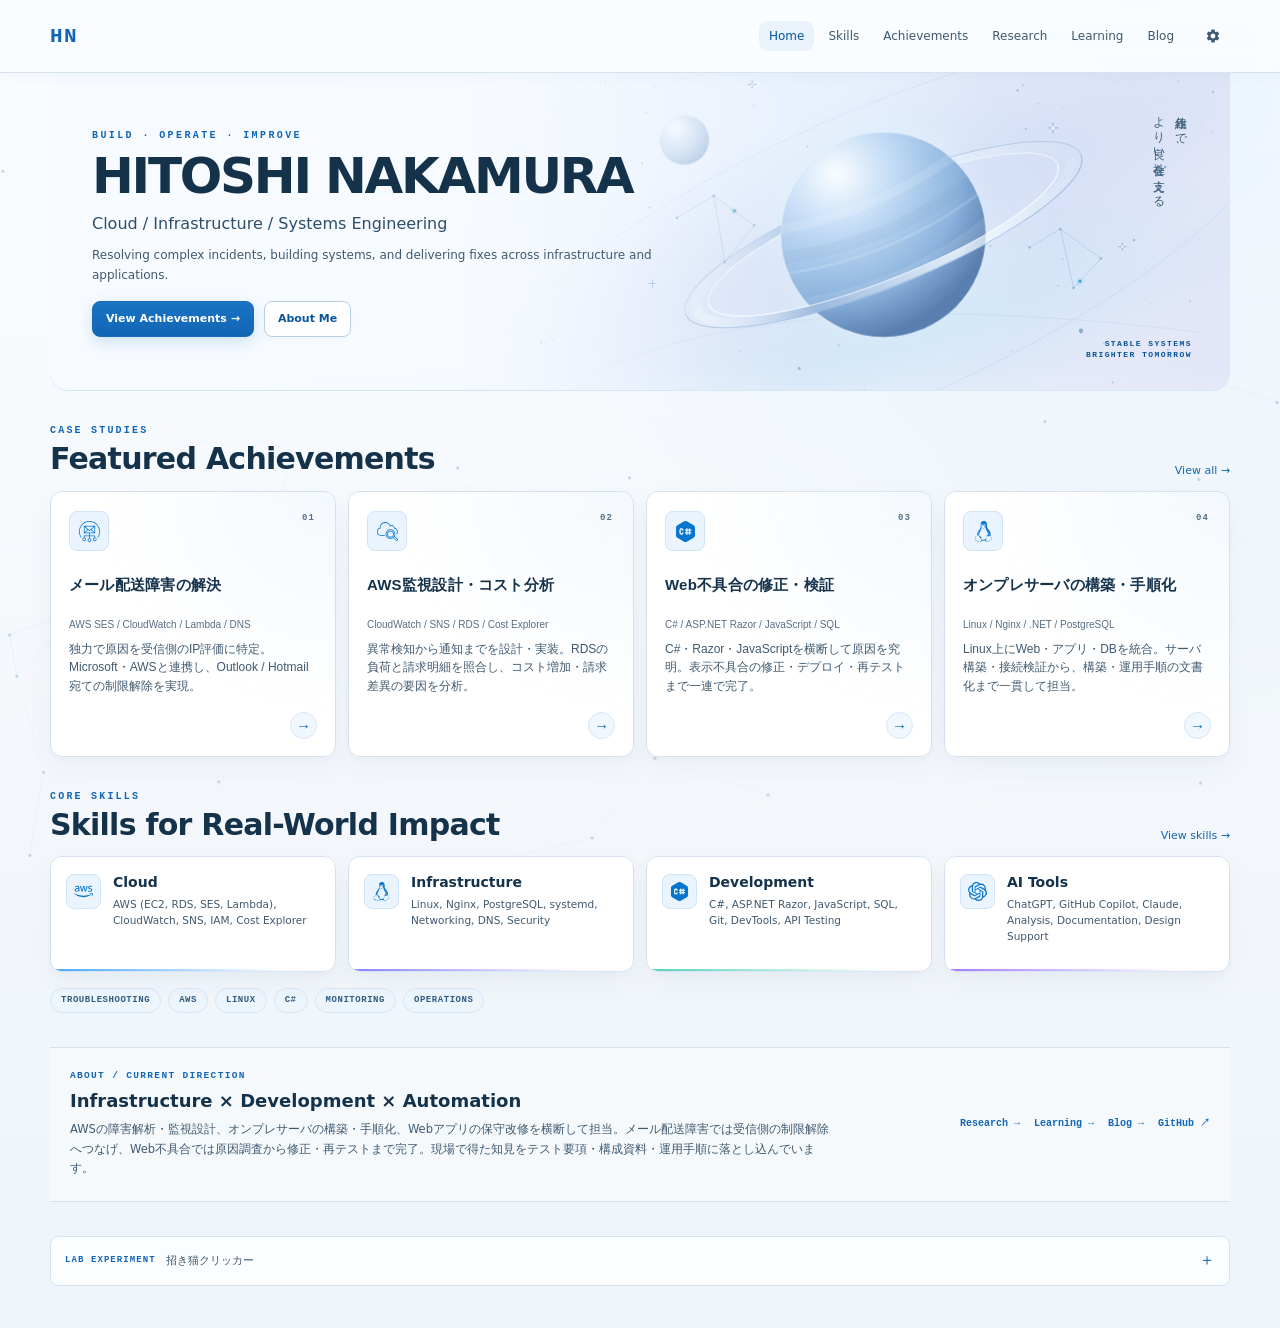
<file: index.html>
<!DOCTYPE html>
<html lang="ja" data-theme="light">
<head>
  <meta charset="UTF-8" />
  <meta name="viewport" content="width=device-width, initial-scale=1.0" />
  <title>Nakamura Portfolio</title>
  <script src="theme-init.js?v=20261122"></script>
  <link rel="stylesheet" href="style.css?v=20261122-nomusic" />
  <link rel="stylesheet" href="portfolio-modern.css?v=20261125-motion" />
</head>

<body class="showcase-page">
  <canvas id="bgNet" aria-hidden="true"></canvas>

  <nav class="showcase-nav">
    <div class="showcase-nav-inner">
      <a class="showcase-brand" href="index.html">
        <span class="showcase-brand-mark">HN</span>
        <span class="showcase-brand-name">HITOSHI NAKAMURA</span>
      </a>
      <div class="nav-links" id="navLinks">
        <a href="index.html">Home</a>
        <a href="skills.html">Skills</a>
        <a href="achievements.html">Achievements</a>
        <a href="research.html">Research</a>
        <a href="learning.html">Learning</a>
        <a href="blog.html">Blog</a>
      </div>
      <div class="settings-wrap">
        <button id="settingsToggle" class="settings-toggle" type="button" aria-label="テーマ設定" aria-controls="settingsPanel" aria-expanded="false"><svg width="16" height="16" viewBox="0 0 24 24" fill="currentColor"><path d="M19.14,12.94c0.04-0.3,0.06-0.61,0.06-0.94c0-0.32-0.02-0.64-0.07-0.94l2.03-1.58c0.18-0.14,0.23-0.41,0.12-0.61l-1.92-3.32c-0.12-0.22-0.37-0.29-0.59-0.22l-2.39,0.96c-0.5-0.38-1.03-0.7-1.62-0.94L14.4,2.81c-0.04-0.24-0.24-0.41-0.48-0.41h-3.84c-0.24,0-0.43,0.17-0.47,0.41L9.25,5.35C8.66,5.59,8.12,5.92,7.63,6.29L5.24,5.33c-0.22-0.08-0.47,0-0.59,0.22L2.74,8.87C2.62,9.08,2.66,9.34,2.86,9.48l2.03,1.58C4.84,11.36,4.8,11.69,4.8,12s0.02,0.64,0.07,0.94l-2.03,1.58c-0.18,0.14-0.23,0.41-0.12,0.61l1.92,3.32c0.12,0.22,0.37,0.29,0.59,0.22l2.39-0.96c0.5,0.38,1.03,0.7,1.62,0.94l0.36,2.54c0.05,0.24,0.24,0.41,0.48,0.41h3.84c0.24,0,0.44-0.17,0.47-0.41l0.36-2.54c0.59-0.24,1.13-0.56,1.62-0.94l2.39,0.96c0.22,0.08,0.47,0,0.59-0.22l1.92-3.32c0.12-0.22,0.07-0.47-0.12-0.61L19.14,12.94z M12,15.6c-1.98,0-3.6-1.62-3.6-3.6s1.62-3.6,3.6-3.6s3.6,1.62,3.6,3.6S13.98,15.6,12,15.6z"/></svg></button>
        <div id="settingsPanel" class="settings-panel" hidden>
          <label class="settings-label">テーマ</label>
          <div class="theme-switch">
            <button type="button" class="theme-btn" data-theme="dark">ダーク</button>
            <button type="button" class="theme-btn" data-theme="light">ライト</button>
          </div>
        </div>
      </div>
      <button id="navHamburger" class="nav-hamburger" aria-label="メニュー"><svg width="20" height="20" viewBox="0 0 24 24" fill="currentColor"><path d="M3 6h18v2H3zM3 11h18v2H3zM3 16h18v2H3z"/></svg></button>
    </div>
  </nav>

  <main id="appMain">
    <div class="showcase-wrap">
      <section class="showcase-hero home-showcase-hero">
        <div class="showcase-hero-content">
          <p class="showcase-eyebrow">BUILD · OPERATE · IMPROVE</p>
          <h1 class="showcase-title">HITOSHI NAKAMURA</h1>
          <p class="showcase-role">Cloud / Infrastructure / Systems Engineering</p>
          <p class="showcase-copy">Resolving complex incidents, building systems, and delivering fixes across infrastructure and applications.</p>
          <div class="showcase-actions">
            <a class="showcase-btn primary" href="achievements.html">View Achievements →</a>
            <a class="showcase-btn" href="#about">About Me</a>
          </div>
        </div>
        <div class="hero-motto" aria-hidden="true">
          <span>仕組みで、<br />より良い社会を支える</span>
          <small>STABLE SYSTEMS<br />BRIGHTER TOMORROW</small>
        </div>
      </section>

      <section class="showcase-section">
        <div class="showcase-section-head">
          <div><p class="showcase-section-kicker">CASE STUDIES</p><h2 class="showcase-section-title">Featured Achievements</h2></div>
          <a class="showcase-section-link" href="achievements.html">View all →</a>
        </div>
        <div class="feature-grid">
          <button class="feature-card" type="button" data-title="メール配送障害の解決" data-cat="AWS SES / CloudWatch / Lambda / DNS / SMTP" data-detail="AWSの設定からアプリ、DNS認証、配送ログまで独力で調査し、メール遅延の原因をMicrosoft側のIP評価に特定。SESイベント、Lambdaログ、CloudWatch、MessageId、SMTP応答、SPF / DKIM / DMARCを横断して検証した。調査結果を根拠に、Microsoftへ制限緩和・解除を、AWSへ配送経路の調査を依頼。Outlook / Hotmail個人宛てメールの制限解除を実現した。">
            <span class="feature-icon"><img src="icons/amazonses.svg" alt="" /></span>
            <span class="feature-card-body"><span class="feature-index">01</span><h3>メール配送障害の解決</h3><p class="feature-stack">AWS SES / CloudWatch / Lambda / DNS</p><p class="feature-summary">独力で原因を受信側のIP評価に特定。Microsoft・AWSと連携し、Outlook / Hotmail宛ての制限解除を実現。</p></span>
            <span class="feature-arrow">→</span>
          </button>
          <button class="feature-card" type="button" data-title="AWS監視設計・コスト分析" data-cat="CloudWatch / SNS / Amazon RDS / Cost Explorer" data-detail="CloudWatch・SNSで、Timeout / Bounceの検知から担当者への通知までを設計・実装。クロスアカウントの制約を踏まえ、通知経路・責任分界・運用フローを組み立てた。併せてRDSのCPUクレジットやポーリング負荷をCost Explorerの利用明細と照合。RI / Savings Plansの適用範囲も含め、コスト増加と請求差異の要因を切り分けた。">
            <span class="feature-icon"><img src="icons/amazoncloudwatch.svg" alt="" /></span>
            <span class="feature-card-body"><span class="feature-index">02</span><h3>AWS監視設計・コスト分析</h3><p class="feature-stack">CloudWatch / SNS / RDS / Cost Explorer</p><p class="feature-summary">異常検知から通知までを設計・実装。RDSの負荷と請求明細を照合し、コスト増加・請求差異の要因を分析。</p></span>
            <span class="feature-arrow">→</span>
          </button>
          <button class="feature-card" type="button" data-title="Web不具合の修正・検証" data-cat="C# / ASP.NET Razor / JavaScript / SQL / DevTools" data-detail="ASP.NET Core / Razorの表示不具合に対し、原因調査から修正・デプロイ・再テストまで一連で担当。記号化け、UIボタンの無効化、JavaScriptエラーなどを、C# → Razor → HTTP応答 → JavaScript → DOMの各層で追跡した。ソース・発行資材の差分と実際の挙動を照合し、文字コード問題とHTMLの二重エンコードを切り分け、修正後のテストまで完了。Visual StudioでのRelease発行、配置対象の検証、ロールバックも実施した。">
            <span class="feature-icon"><img src="icons/csharp.svg" alt="" /></span>
            <span class="feature-card-body"><span class="feature-index">03</span><h3>Web不具合の修正・検証</h3><p class="feature-stack">C# / ASP.NET Razor / JavaScript / SQL</p><p class="feature-summary">C#・Razor・JavaScriptを横断して原因を究明。表示不具合の修正・デプロイ・再テストまで一連で完了。</p></span>
            <span class="feature-arrow">→</span>
          </button>
          <button class="feature-card" type="button" data-title="オンプレサーバの構築・手順化" data-cat="Linux / Nginx / .NET / PostgreSQL / systemd / SELinux" data-detail="Linux上にNginx・.NET・PostgreSQLを組み合わせ、Web・アプリ・DBを統合したオンプレサーバの検証環境を設計・構築。systemdによるサービス管理、SELinuxのアクセス制御を含め、起動・接続を検証した。通信経路・サービス設定・ログを横断して問題を切り分け、設計・構築から手順化まで一貫して担当。構築・検証・運用の手順を文書化し、再構築や引き継ぎに使える形へ整備を進めている。">
            <span class="feature-icon"><img src="icons/linux.svg" alt="" /></span>
            <span class="feature-card-body"><span class="feature-index">04</span><h3>オンプレサーバの構築・手順化</h3><p class="feature-stack">Linux / Nginx / .NET / PostgreSQL</p><p class="feature-summary">Linux上にWeb・アプリ・DBを統合。サーバ構築・接続検証から、構築・運用手順の文書化まで一貫して担当。</p></span>
            <span class="feature-arrow">→</span>
          </button>
        </div>
      </section>

      <section class="showcase-section">
        <div class="showcase-section-head">
          <div><p class="showcase-section-kicker">CORE SKILLS</p><h2 class="showcase-section-title">Skills for Real-World Impact</h2></div>
          <a class="showcase-section-link" href="skills.html">View skills →</a>
        </div>
        <div class="home-core-grid">
          <a class="home-core-card" href="skills.html" style="--core-accent:#49a6ff">
            <span class="core-icon"><img src="icons/amazonaws.svg" alt="" /></span>
            <div><h3>Cloud</h3><p>AWS (EC2, RDS, SES, Lambda), CloudWatch, SNS, IAM, Cost Explorer</p></div>
          </a>
          <a class="home-core-card" href="skills.html" style="--core-accent:#8b7cff">
            <span class="core-icon"><img src="icons/linux.svg" alt="" /></span>
            <div><h3>Infrastructure</h3><p>Linux, Nginx, PostgreSQL, systemd, Networking, DNS, Security</p></div>
          </a>
          <a class="home-core-card" href="skills.html" style="--core-accent:#52d3b8">
            <span class="core-icon"><img src="icons/csharp.svg" alt="" /></span>
            <div><h3>Development</h3><p>C#, ASP.NET Razor, JavaScript, SQL, Git, DevTools, API Testing</p></div>
          </a>
          <a class="home-core-card" href="skills.html" style="--core-accent:#a679ff">
            <span class="core-icon"><img src="icons/openai.svg" alt="" /></span>
            <div><h3>AI Tools</h3><p>ChatGPT, GitHub Copilot, Claude, Analysis, Documentation, Design Support</p></div>
          </a>
        </div>
        <div class="skill-tags home-skill-tags">
          <span class="skill-tag">TROUBLESHOOTING</span><span class="skill-tag">AWS</span><span class="skill-tag">LINUX</span><span class="skill-tag">C#</span><span class="skill-tag">MONITORING</span><span class="skill-tag">OPERATIONS</span>
        </div>
      </section>

      <section class="showcase-section" id="about">
        <div class="showcase-about-strip">
          <div>
            <p class="showcase-card-label">ABOUT / CURRENT DIRECTION</p>
            <h2>Infrastructure × Development × Automation</h2>
            <p>AWSの障害解析・監視設計、オンプレサーバの構築・手順化、Webアプリの保守改修を横断して担当。メール配送障害では受信側の制限解除へつなげ、Web不具合では原因調査から修正・再テストまで完了。現場で得た知見をテスト要項・構成資料・運用手順に落とし込んでいます。</p>
          </div>
          <div class="about-links"><a href="research.html">Research →</a><a href="learning.html">Learning →</a><a href="blog.html">Blog →</a><a href="https://github.com/hitoshinakamura0098-spec" target="_blank" rel="noopener noreferrer">GitHub ↗</a></div>
        </div>
      </section>

      <section class="showcase-section showcase-last-section lab-fold">
        <details>
          <summary><span>LAB EXPERIMENT</span> 招き猫クリッカー <b>＋</b></summary>
          <div class="showcase-clicker-card">
            <button id="manekiCat" class="maneki-cat" aria-label="招き猫をクリック"><img src="maneki-cat.png" alt="招き猫" width="160" height="160" /></button>
            <div class="clicker-info">
              <p class="showcase-card-label">MANEKI-NEKO ALGORITHM</p>
              <div class="clicker-count"><span id="manekiCount">0</span> 回</div>
              <div class="clicker-message" id="manekiMessage">クリックして運気を呼び込もう</div>
              <div class="clicker-appeal">
                <button id="manekiAppealToggle" class="appeal-link">申請 / 異議申し立て</button>
                <div id="manekiAppealChoices" class="appeal-choices" hidden>
                  <button class="appeal-btn" data-action="set5000">カウントを5000回にしたい</button>
                  <button class="appeal-btn" data-action="clear">カウントをクリアにする</button>
                </div>
                <div id="manekiAppealResult" class="appeal-result"></div>
              </div>
            </div>
          </div>
        </details>
      </section>
    </div>
    <div class="modal-overlay" id="detailModal">
      <div class="modal-box">
        <button class="modal-close" id="detailModalClose" aria-label="閉じる">✕</button>
        <span class="modal-cat" id="detailModalCat"></span>
        <h3 id="detailModalName"></h3>
        <p id="detailModalDesc"></p>
      </div>
    </div>
    <script>
    (function(){
      const overlay=document.getElementById('detailModal');
      const name=document.getElementById('detailModalName');
      const cat=document.getElementById('detailModalCat');
      const desc=document.getElementById('detailModalDesc');
      if(!overlay)return;
      function open(el){name.textContent=el.dataset.title||'';cat.textContent=el.dataset.cat||'';desc.textContent=el.dataset.detail||'';overlay.classList.add('open');}
      function close(){overlay.classList.remove('open');}
      document.querySelectorAll('.feature-card,.core-detail,.secondary-card').forEach(el=>el.addEventListener('click',()=>open(el)));
      document.getElementById('detailModalClose').addEventListener('click',close);
      overlay.addEventListener('click',e=>{if(e.target===overlay)close();});
      document.addEventListener('keydown',e=>{if(e.key==='Escape')close();});
    })();
    </script>
    <script src="clicker.js"></script>
  </main>

  <script src="particles.js?v=20261125-motion"></script>
  <script src="settings.js?v=20261122-nomusic"></script>
  <script src="nav.js"></script>
  <script src="router.js?v=20261122"></script>
</body>
</html>
</file>
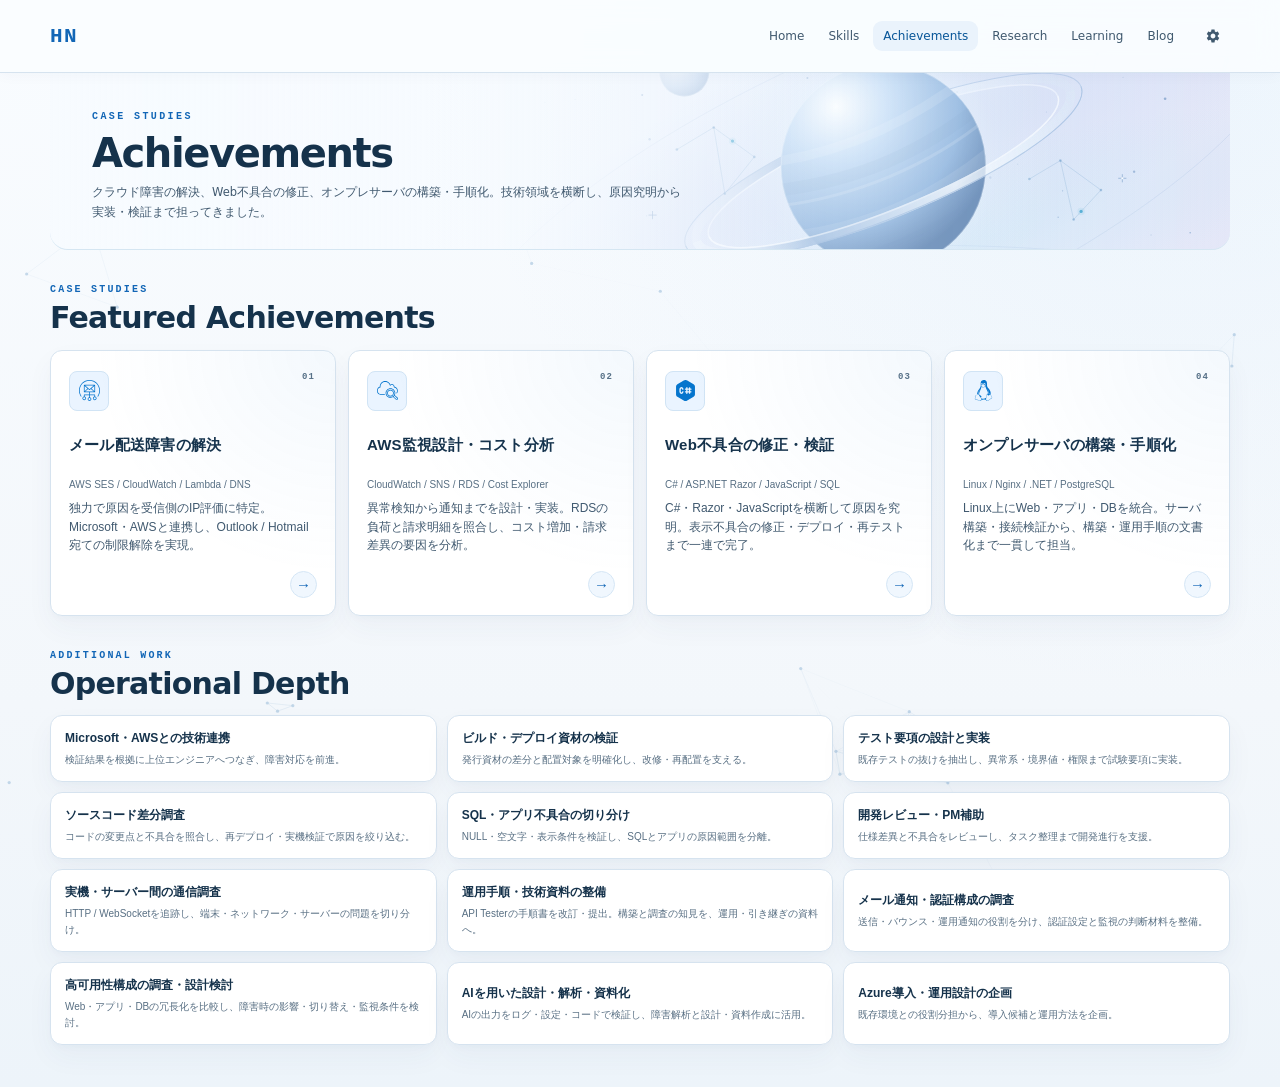
<file: achievements.html>
<!DOCTYPE html>
<html lang="ja" data-theme="light">
<head>
  <meta charset="UTF-8" />
  <meta name="viewport" content="width=device-width, initial-scale=1.0" />
  <title>Achievements | Nakamura Portfolio</title>
  <script src="theme-init.js?v=20261122"></script>
  <link rel="stylesheet" href="style.css?v=20261122-nomusic" />
  <link rel="stylesheet" href="portfolio-modern.css?v=20261125-motion" />
</head>
<body class="showcase-page">
  <canvas id="bgNet" aria-hidden="true"></canvas>
  <nav class="showcase-nav">
    <div class="showcase-nav-inner">
      <a class="showcase-brand" href="index.html">
        <span class="showcase-brand-mark">HN</span>
        <span class="showcase-brand-name">HITOSHI NAKAMURA</span>
      </a>
      <div class="nav-links" id="navLinks">
        <a href="index.html">Home</a>
        <a href="skills.html">Skills</a>
        <a href="achievements.html">Achievements</a>
        <a href="research.html">Research</a>
        <a href="learning.html">Learning</a>
        <a href="blog.html">Blog</a>
      </div>
      <div class="settings-wrap">
        <button id="settingsToggle" class="settings-toggle" type="button" aria-label="テーマ設定" aria-controls="settingsPanel" aria-expanded="false"><svg width="16" height="16" viewBox="0 0 24 24" fill="currentColor"><path d="M19.14,12.94c0.04-0.3,0.06-0.61,0.06-0.94c0-0.32-0.02-0.64-0.07-0.94l2.03-1.58c0.18-0.14,0.23-0.41,0.12-0.61l-1.92-3.32c-0.12-0.22-0.37-0.29-0.59-0.22l-2.39,0.96c-0.5-0.38-1.03-0.7-1.62-0.94L14.4,2.81c-0.04-0.24-0.24-0.41-0.48-0.41h-3.84c-0.24,0-0.43,0.17-0.47,0.41L9.25,5.35C8.66,5.59,8.12,5.92,7.63,6.29L5.24,5.33c-0.22-0.08-0.47,0-0.59,0.22L2.74,8.87C2.62,9.08,2.66,9.34,2.86,9.48l2.03,1.58C4.84,11.36,4.8,11.69,4.8,12s0.02,0.64,0.07,0.94l-2.03,1.58c-0.18,0.14-0.23,0.41-0.12,0.61l1.92,3.32c0.12,0.22,0.37,0.29,0.59,0.22l2.39-0.96c0.5,0.38,1.03,0.7,1.62,0.94l0.36,2.54c0.05,0.24,0.24,0.41,0.48,0.41h3.84c0.24,0,0.44-0.17,0.47-0.41l0.36-2.54c0.59-0.24,1.13-0.56,1.62-0.94l2.39,0.96c0.22,0.08,0.47,0,0.59-0.22l1.92-3.32c0.12-0.22,0.07-0.47-0.12-0.61L19.14,12.94z M12,15.6c-1.98,0-3.6-1.62-3.6-3.6s1.62-3.6,3.6-3.6s3.6,1.62,3.6,3.6S13.98,15.6,12,15.6z"/></svg></button>
        <div id="settingsPanel" class="settings-panel" hidden>
          <label class="settings-label">テーマ</label>
          <div class="theme-switch">
            <button type="button" class="theme-btn" data-theme="dark">ダーク</button>
            <button type="button" class="theme-btn" data-theme="light">ライト</button>
          </div>
        </div>
      </div>
      <button id="navHamburger" class="nav-hamburger" aria-label="メニュー"><svg width="20" height="20" viewBox="0 0 24 24" fill="currentColor"><path d="M3 6h18v2H3zM3 11h18v2H3zM3 16h18v2H3z"/></svg></button>
    </div>
  </nav>
  <main id="appMain">
    <div class="showcase-wrap">
      <section class="showcase-page-hero">
      <div class="showcase-page-hero-inner">
        <p class="showcase-eyebrow">CASE STUDIES</p>
        <h1 class="showcase-page-title">Achievements</h1>
        <p class="showcase-page-lead">クラウド障害の解決、Web不具合の修正、オンプレサーバの構築・手順化。技術領域を横断し、原因究明から実装・検証まで担ってきました。</p>
      </div>
    </section>
      <section class="showcase-section" id="featured">
        <div class="showcase-section-head"><div><p class="showcase-section-kicker">CASE STUDIES</p><h2 class="showcase-section-title">Featured Achievements</h2></div></div>
        <div class="feature-grid">
          <button class="feature-card" type="button" data-title="メール配送障害の解決" data-cat="AWS SES / CloudWatch / Lambda / DNS / SMTP" data-detail="AWSの設定からアプリ、DNS認証、配送ログまで独力で調査し、メール遅延の原因をMicrosoft側のIP評価に特定。SESイベント、Lambdaログ、CloudWatch、MessageId、SMTP応答、SPF / DKIM / DMARCを横断して検証した。調査結果を根拠に、Microsoftへ制限緩和・解除を、AWSへ配送経路の調査を依頼。Outlook / Hotmail個人宛てメールの制限解除を実現した。">
            <span class="feature-icon"><img src="icons/amazonses.svg" alt="" /></span>
            <span class="feature-card-body"><span class="feature-index">01</span><h3>メール配送障害の解決</h3><p class="feature-stack">AWS SES / CloudWatch / Lambda / DNS</p><p class="feature-summary">独力で原因を受信側のIP評価に特定。Microsoft・AWSと連携し、Outlook / Hotmail宛ての制限解除を実現。</p></span>
            <span class="feature-arrow">→</span>
          </button>
          <button class="feature-card" type="button" data-title="AWS監視設計・コスト分析" data-cat="CloudWatch / SNS / Amazon RDS / Cost Explorer" data-detail="CloudWatch・SNSで、Timeout / Bounceの検知から担当者への通知までを設計・実装。クロスアカウントの制約を踏まえ、通知経路・責任分界・運用フローを組み立てた。併せてRDSのCPUクレジットやポーリング負荷をCost Explorerの利用明細と照合。RI / Savings Plansの適用範囲も含め、コスト増加と請求差異の要因を切り分けた。">
            <span class="feature-icon"><img src="icons/amazoncloudwatch.svg" alt="" /></span>
            <span class="feature-card-body"><span class="feature-index">02</span><h3>AWS監視設計・コスト分析</h3><p class="feature-stack">CloudWatch / SNS / RDS / Cost Explorer</p><p class="feature-summary">異常検知から通知までを設計・実装。RDSの負荷と請求明細を照合し、コスト増加・請求差異の要因を分析。</p></span>
            <span class="feature-arrow">→</span>
          </button>
          <button class="feature-card" type="button" data-title="Web不具合の修正・検証" data-cat="C# / ASP.NET Razor / JavaScript / SQL / DevTools" data-detail="ASP.NET Core / Razorの表示不具合に対し、原因調査から修正・デプロイ・再テストまで一連で担当。記号化け、UIボタンの無効化、JavaScriptエラーなどを、C# → Razor → HTTP応答 → JavaScript → DOMの各層で追跡した。ソース・発行資材の差分と実際の挙動を照合し、文字コード問題とHTMLの二重エンコードを切り分け、修正後のテストまで完了。Visual StudioでのRelease発行、配置対象の検証、ロールバックも実施した。">
            <span class="feature-icon"><img src="icons/csharp.svg" alt="" /></span>
            <span class="feature-card-body"><span class="feature-index">03</span><h3>Web不具合の修正・検証</h3><p class="feature-stack">C# / ASP.NET Razor / JavaScript / SQL</p><p class="feature-summary">C#・Razor・JavaScriptを横断して原因を究明。表示不具合の修正・デプロイ・再テストまで一連で完了。</p></span>
            <span class="feature-arrow">→</span>
          </button>
          <button class="feature-card" type="button" data-title="オンプレサーバの構築・手順化" data-cat="Linux / Nginx / .NET / PostgreSQL / systemd / SELinux" data-detail="Linux上にNginx・.NET・PostgreSQLを組み合わせ、Web・アプリ・DBを統合したオンプレサーバの検証環境を設計・構築。systemdによるサービス管理、SELinuxのアクセス制御を含め、起動・接続を検証した。通信経路・サービス設定・ログを横断して問題を切り分け、設計・構築から手順化まで一貫して担当。構築・検証・運用の手順を文書化し、再構築や引き継ぎに使える形へ整備を進めている。">
            <span class="feature-icon"><img src="icons/linux.svg" alt="" /></span>
            <span class="feature-card-body"><span class="feature-index">04</span><h3>オンプレサーバの構築・手順化</h3><p class="feature-stack">Linux / Nginx / .NET / PostgreSQL</p><p class="feature-summary">Linux上にWeb・アプリ・DBを統合。サーバ構築・接続検証から、構築・運用手順の文書化まで一貫して担当。</p></span>
            <span class="feature-arrow">→</span>
          </button>
        </div>
      </section>
      <section class="showcase-section">
        <div class="showcase-section-head"><div><p class="showcase-section-kicker">ADDITIONAL WORK</p><h2 class="showcase-section-title">Operational Depth</h2></div></div>
        <div class="secondary-grid">
          <button class="secondary-card" data-title="Microsoft・AWSとの技術連携" data-cat="Technical Coordination" data-detail="AWS環境の構築・障害調査と並行し、Microsoft・AWS双方のサポート窓口との技術連携を担当。ログや検証結果を根拠に調査の論点を示し、自動応答からオペレーター、上位エンジニアへのエスカレーションへつなげ、技術対応を依頼した。"><strong>Microsoft・AWSとの技術連携</strong><span>検証結果を根拠に上位エンジニアへつなぎ、障害対応を前進。</span></button>
          <button class="secondary-card" data-title="ビルド・デプロイ資材の検証" data-cat="Release Engineering" data-detail="Visual Studioで生成した発行資材と既存資材を比較し、バイナリ・設定ファイル・Razor資材などの差分を検証。WinMergeでバージョン差異を追い、ソース変更と発行結果の関係を確認しながら、実際に配置すべき資材を切り分けた。"><strong>ビルド・デプロイ資材の検証</strong><span>発行資材の差分と配置対象を明確化し、改修・再配置を支える。</span></button>
          <button class="secondary-card" data-title="テスト要項の設計と実装" data-cat="Test Design / Verification" data-detail="現行の試験要項と過去の結合・シナリオテスト資料を比較し、未反映の試験観点を抽出。正常系に加え、異常系・境界値・権限・入力値・組み合わせ条件まで試験項目を設計し、補足試験要項としてExcelに実装した。既存資料の比較から、実施に使う試験要項への落とし込みまでを担当。"><strong>テスト要項の設計と実装</strong><span>既存テストの抜けを抽出し、異常系・境界値・権限まで試験要項に実装。</span></button>
          <button class="secondary-card" data-title="ソースコード差分調査" data-cat="Source Review / Change Analysis" data-detail="旧版と変更版のC# / Razor / JavaScript / SQLをWinMerge等で比較し、コードの変更点と不具合発生点の関係を追跡。1箇所ずつの再デプロイと実機確認を組み合わせ、変更の影響を層ごとに切り分けた。実際の挙動との照合によって、変更の影響と原因範囲を絞り込んだ。"><strong>ソースコード差分調査</strong><span>コードの変更点と不具合を照合し、再デプロイ・実機検証で原因を絞り込む。</span></button>
          <button class="secondary-card" data-title="SQL・アプリ不具合の切り分け" data-cat="Data / Application" data-detail="メールテンプレートSQLとアプリ側の表示条件を検証。日本語名・英語名の組み合わせ、NULL / 空文字の条件を比較し、SQL側の表示仕様とアプリ変数側の不具合候補を分けて検証した。データ処理と画面表示の両面から、不具合の原因範囲を切り分けた。"><strong>SQL・アプリ不具合の切り分け</strong><span>NULL・空文字・表示条件を検証し、SQLとアプリの原因範囲を分離。</span></button>
          <button class="secondary-card" data-title="開発レビュー・PM補助" data-cat="Review / Project Support" data-detail="外注開発の移植・接続レビューや打合せに参加し、テスト結果から不具合・仕様差異を検証。Planner / Teamsを用いたタスク整理や運用整理も担当し、技術面のレビューと進行管理の補助の両面から開発を支援した。"><strong>開発レビュー・PM補助</strong><span>仕様差異と不具合をレビューし、タスク整理まで開発進行を支援。</span></button>
          <button class="secondary-card" data-title="実機・サーバー間の通信調査" data-cat="HTTP / WebSocket / Logs" data-detail="実機とサーバー間の接続を、HTTP / WebSocketの要求・応答、通信経路、各層のログから追跡。接続のどの段階で差が生じるかを比較し、端末・ネットワーク・アプリの確認範囲を切り分けた。通信条件と残る課題を整理し、設定確認や再検証につなげた。"><strong>実機・サーバー間の通信調査</strong><span>HTTP / WebSocketを追跡し、端末・ネットワーク・サーバーの問題を切り分け。</span></button>
          <button class="secondary-card" data-title="運用手順・技術資料の整備" data-cat="Documentation / Operations" data-detail="API Testerの操作手順書を、操作の前提・実施手順・確認点まで見直して改訂し、提出まで担当。環境構築・運用の手順書、設計資料、課題一覧も整備した。調査や検証で得た知見を資料化し、再確認や引き継ぎに使える形へまとめた。"><strong>運用手順・技術資料の整備</strong><span>API Testerの手順書を改訂・提出。構築と調査の知見を、運用・引き継ぎの資料へ。</span></button>
          <button class="secondary-card" data-title="メール通知・認証構成の調査" data-cat="Mail Architecture / DNS" data-detail="メール送信・バウンス処理・運用通知の役割を整理し、通知経路とDNS認証の構成を調査。SESイベント、SMTP応答、SPF / DKIM / DMARCを照合し、送信処理と監視通知の確認範囲を明確にした。構成上の役割と観測点を、運用設計の判断材料としてまとめた。"><strong>メール通知・認証構成の調査</strong><span>送信・バウンス・運用通知の役割を分け、認証設定と監視の判断材料を整備。</span></button>
          <button class="secondary-card" data-title="高可用性構成の調査・設計検討" data-cat="Architecture / Research" data-detail="高可用性構成の調査・設計検討を担当。Web・アプリ・DB各層の役割と冗長化の考え方を比較し、障害時の影響範囲、切り替え時に確認すべき条件、監視・運用上の論点を整理した。構成の選択と検証に必要な判断材料をまとめた。"><strong>高可用性構成の調査・設計検討</strong><span>Web・アプリ・DBの冗長化を比較し、障害時の影響・切り替え・監視条件を検討。</span></button>
          <button class="secondary-card" data-title="AIを用いた設計・解析・資料化" data-cat="AI Assisted Engineering" data-detail="障害解析、設計補助、資料作成、コード確認にAIを活用。実環境のログ・レスポンス・設定・コードと突き合わせて出力を検証し、技術調査から資料化までの実務に組み込んでいる。"><strong>AIを用いた設計・解析・資料化</strong><span>AIの出力をログ・設定・コードで検証し、障害解析と設計・資料作成に活用。</span></button>
          <button class="secondary-card" data-title="Azure導入・運用設計の企画" data-cat="Planning / Cloud" data-detail="Azureを利用した開発・運用の導入方法を企画。既存環境との役割分担、運用方法、導入候補を整理し、導入・運用設計の検討を進めた。"><strong>Azure導入・運用設計の企画</strong><span>既存環境との役割分担から、導入候補と運用方法を企画。</span></button>
        </div>
      </section>
      </div>
    <div class="modal-overlay" id="detailModal">
      <div class="modal-box">
        <button class="modal-close" id="detailModalClose" aria-label="閉じる">✕</button>
        <span class="modal-cat" id="detailModalCat"></span>
        <h3 id="detailModalName"></h3>
        <p id="detailModalDesc"></p>
      </div>
    </div>
    <script>
    (function(){
      const overlay=document.getElementById('detailModal');
      const name=document.getElementById('detailModalName');
      const cat=document.getElementById('detailModalCat');
      const desc=document.getElementById('detailModalDesc');
      if(!overlay)return;
      function open(el){name.textContent=el.dataset.title||'';cat.textContent=el.dataset.cat||'';desc.textContent=el.dataset.detail||'';overlay.classList.add('open');}
      function close(){overlay.classList.remove('open');}
      document.querySelectorAll('.feature-card,.core-detail,.secondary-card').forEach(el=>el.addEventListener('click',()=>open(el)));
      document.getElementById('detailModalClose').addEventListener('click',close);
      overlay.addEventListener('click',e=>{if(e.target===overlay)close();});
      document.addEventListener('keydown',e=>{if(e.key==='Escape')close();});
    })();
    </script>
  </main>
  <script src="particles.js?v=20261125-motion"></script>
  <script src="settings.js?v=20261122-nomusic"></script>
  <script src="nav.js"></script>
  <script src="router.js?v=20261122"></script>
</body>
</html>
</file>
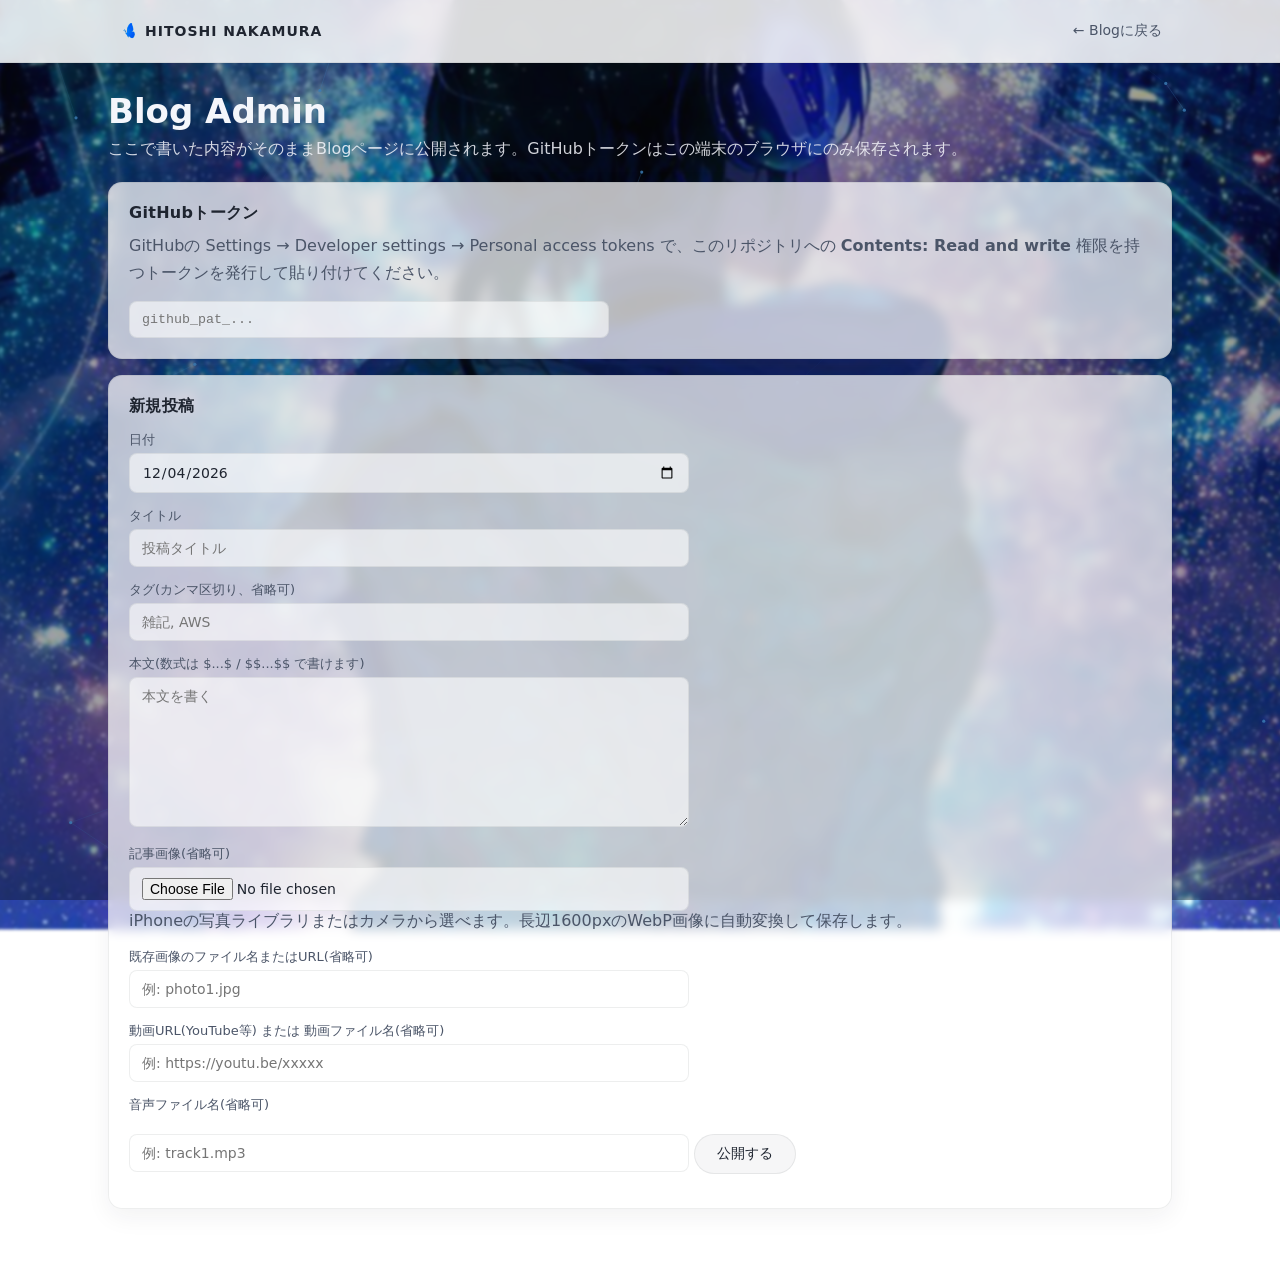
<file: admin.html>
<!DOCTYPE html>
<html lang="ja">
<head>
  <meta charset="UTF-8" />
  <meta name="viewport" content="width=device-width, initial-scale=1.0" />
  <title>Blog Admin | Nakamura Portfolio</title>
  <link rel="stylesheet" href="style.css" />
</head>

<body>
  <canvas id="bgNet"></canvas>

  <nav class="site-nav">
    <div class="nav-inner">
      <a class="brand" href="index.html"><img src="butterfly.png" alt="" class="brand-icon" />HITOSHI NAKAMURA</a>
      <a href="blog.html">← Blogに戻る</a>
    </div>
  </nav>

  <div class="container">
    <h2 class="page-title">Blog Admin</h2>
    <p class="page-lead">ここで書いた内容がそのままBlogページに公開されます。GitHubトークンはこの端末のブラウザにのみ保存されます。</p>

    <div class="card">
      <h3 class="section-title" style="font-size:16px;">GitHubトークン</h3>
      <p class="note" style="margin-top:-4px;">
        GitHubの Settings → Developer settings → Personal access tokens で、このリポジトリへの
        <strong>Contents: Read and write</strong> 権限を持つトークンを発行して貼り付けてください。
      </p>
      <input type="password" id="ghToken" placeholder="github_pat_..." style="width:100%; max-width:480px; padding:10px 12px; border-radius:8px; border:1px solid var(--card-border); background:rgba(255,255,255,0.6); font-family:monospace;" />
    </div>

    <div class="card">
      <h3 class="section-title" style="font-size:16px;">新規投稿</h3>

      <label class="admin-label">日付</label>
      <input type="date" id="postDate" class="admin-input" />

      <label class="admin-label">タイトル</label>
      <input type="text" id="postTitle" class="admin-input" placeholder="投稿タイトル" />

      <label class="admin-label">タグ(カンマ区切り、省略可)</label>
      <input type="text" id="postTags" class="admin-input" placeholder="雑記, AWS" />

      <label class="admin-label">本文(数式は $...$ / $$...$$ で書けます)</label>
      <textarea id="postBody" class="admin-input" rows="8" placeholder="本文を書く"></textarea>

      <label class="admin-label">記事画像(省略可)</label>
      <input type="file" id="postImageFile" class="admin-input" accept="image/*" />
      <p class="note" style="margin-top:-4px;">iPhoneの写真ライブラリまたはカメラから選べます。長辺1600pxのWebP画像に自動変換して保存します。</p>
      <div id="postImagePreviewWrap" hidden style="margin:10px 0 14px;">
        <img id="postImagePreview" alt="選択した画像のプレビュー" style="display:block; max-width:100%; max-height:320px; border-radius:10px; border:1px solid var(--card-border); object-fit:contain;" />
        <div id="postImageInfo" class="note" style="margin-top:6px;"></div>
        <button type="button" id="clearImageBtn" class="appeal-btn" style="margin-top:8px; padding:7px 14px; font-size:12px;">画像選択を解除</button>
      </div>

      <label class="admin-label">既存画像のファイル名またはURL(省略可)</label>
      <input type="text" id="postImage" class="admin-input" placeholder="例: photo1.jpg" />

      <label class="admin-label">動画URL(YouTube等) または 動画ファイル名(省略可)</label>
      <input type="text" id="postVideo" class="admin-input" placeholder="例: https://youtu.be/xxxxx" />

      <label class="admin-label">音声ファイル名(省略可)</label>
      <input type="text" id="postAudio" class="admin-input" placeholder="例: track1.mp3" />

      <button id="publishBtn" class="appeal-btn" style="margin-top:16px; padding:10px 22px; font-size:14px;">公開する</button>
      <div id="publishStatus" class="note" style="margin-top:10px;"></div>
    </div>
  </div>

  <script src="particles.js"></script>
  <script src="admin.js"></script>
</body>
</html>
</file>
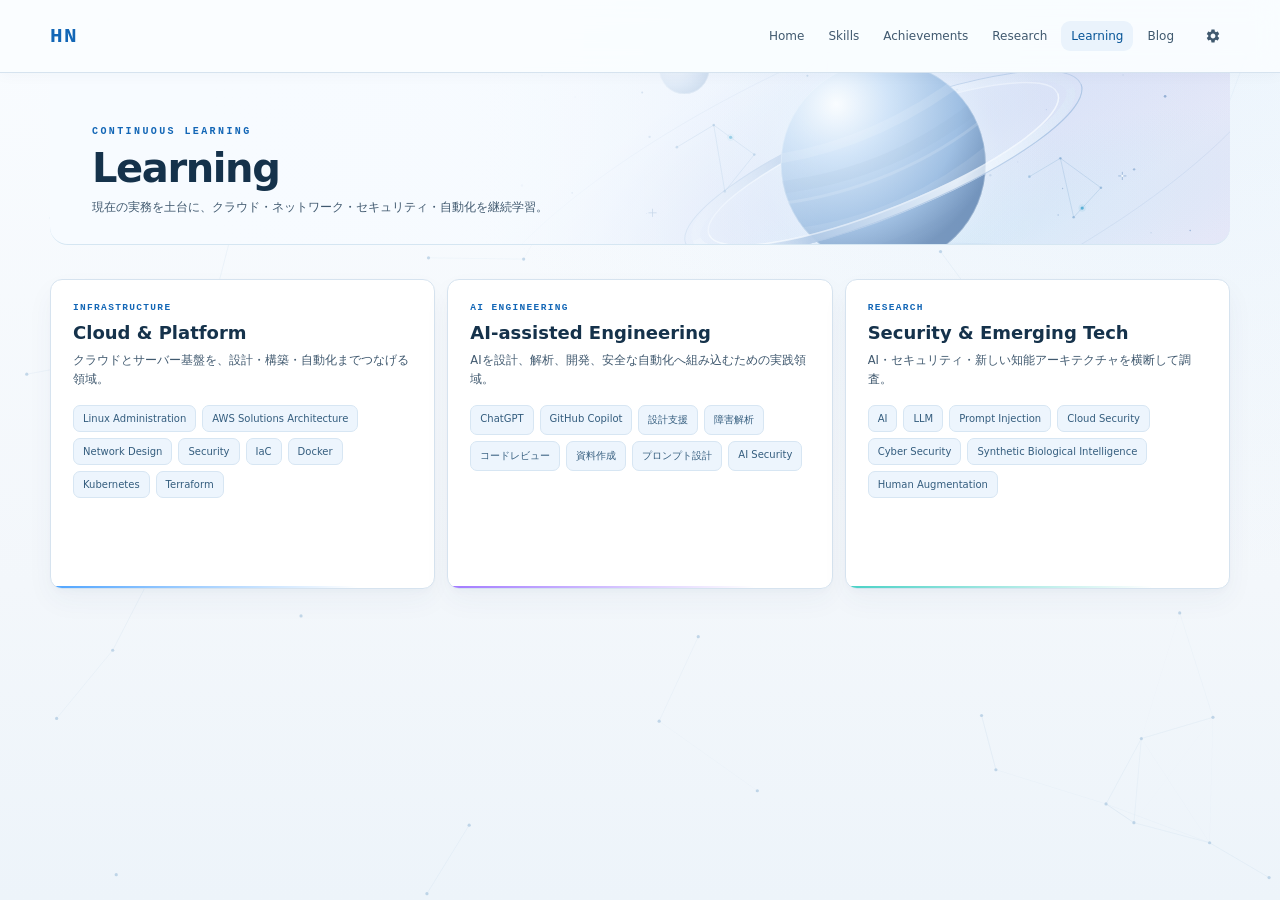
<file: learning.html>
<!DOCTYPE html>
<html lang="ja" data-theme="light">
<head>
  <meta charset="UTF-8" />
  <meta name="viewport" content="width=device-width, initial-scale=1.0" />
  <title>Learning | Nakamura Portfolio</title>
  <script src="theme-init.js?v=20261122"></script>
  <link rel="stylesheet" href="style.css?v=20261122-nomusic" />
  <link rel="stylesheet" href="portfolio-modern.css?v=20261125-motion" />
</head>

<body class="showcase-page">
  <canvas id="bgNet" aria-hidden="true"></canvas>

  <nav class="showcase-nav">
    <div class="showcase-nav-inner">
      <a class="showcase-brand" href="index.html">
        <span class="showcase-brand-mark">HN</span>
        <span class="showcase-brand-name">HITOSHI NAKAMURA</span>
      </a>
      <div class="nav-links" id="navLinks">
        <a href="index.html">Home</a>
        <a href="skills.html">Skills</a>
        <a href="achievements.html">Achievements</a>
        <a href="research.html">Research</a>
        <a href="learning.html">Learning</a>
        <a href="blog.html">Blog</a>
      </div>
      <div class="settings-wrap">
        <button id="settingsToggle" class="settings-toggle" type="button" aria-label="テーマ設定" aria-controls="settingsPanel" aria-expanded="false"><svg width="16" height="16" viewBox="0 0 24 24" fill="currentColor"><path d="M19.14,12.94c0.04-0.3,0.06-0.61,0.06-0.94c0-0.32-0.02-0.64-0.07-0.94l2.03-1.58c0.18-0.14,0.23-0.41,0.12-0.61l-1.92-3.32c-0.12-0.22-0.37-0.29-0.59-0.22l-2.39,0.96c-0.5-0.38-1.03-0.7-1.62-0.94L14.4,2.81c-0.04-0.24-0.24-0.41-0.48-0.41h-3.84c-0.24,0-0.43,0.17-0.47,0.41L9.25,5.35C8.66,5.59,8.12,5.92,7.63,6.29L5.24,5.33c-0.22-0.08-0.47,0-0.59,0.22L2.74,8.87C2.62,9.08,2.66,9.34,2.86,9.48l2.03,1.58C4.84,11.36,4.8,11.69,4.8,12s0.02,0.64,0.07,0.94l-2.03,1.58c-0.18,0.14-0.23,0.41-0.12,0.61l1.92,3.32c0.12,0.22,0.37,0.29,0.59,0.22l2.39-0.96c0.5,0.38,1.03,0.7,1.62,0.94l0.36,2.54c0.05,0.24,0.24,0.41,0.48,0.41h3.84c0.24,0,0.44-0.17,0.47-0.41l0.36-2.54c0.59-0.24,1.13-0.56,1.62-0.94l2.39,0.96c0.22,0.08,0.47,0,0.59-0.22l1.92-3.32c0.12-0.22,0.07-0.47-0.12-0.61L19.14,12.94z M12,15.6c-1.98,0-3.6-1.62-3.6-3.6s1.62-3.6,3.6-3.6s3.6,1.62,3.6,3.6S13.98,15.6,12,15.6z"/></svg></button>
        <div id="settingsPanel" class="settings-panel" hidden>
          <label class="settings-label">テーマ</label>
          <div class="theme-switch">
            <button type="button" class="theme-btn" data-theme="dark">ダーク</button>
            <button type="button" class="theme-btn" data-theme="light">ライト</button>
          </div>
        </div>
      </div>
      <button id="navHamburger" class="nav-hamburger" aria-label="メニュー"><svg width="20" height="20" viewBox="0 0 24 24" fill="currentColor"><path d="M3 6h18v2H3zM3 11h18v2H3zM3 16h18v2H3z"/></svg></button>
    </div>
  </nav>

  <main id="appMain">
    <div class="showcase-wrap">
      <section class="showcase-page-hero">
      <div class="showcase-page-hero-inner">
        <p class="showcase-eyebrow">CONTINUOUS LEARNING</p>
        <h1 class="showcase-page-title">Learning</h1>
        <p class="showcase-page-lead">現在の実務を土台に、クラウド・ネットワーク・セキュリティ・自動化を継続学習。</p>
      </div>
    </section>
      <section class="showcase-section showcase-last-section">
        <div class="learning-grid">
          <article class="learning-card" style="--learning-accent:#4fa4ff"><p class="showcase-card-label">INFRASTRUCTURE</p><h3>Cloud & Platform</h3><p>クラウドとサーバー基盤を、設計・構築・自動化までつなげる領域。</p><div class="learning-tags"><span>Linux Administration</span><span>AWS Solutions Architecture</span><span>Network Design</span><span>Security</span><span>IaC</span><span>Docker</span><span>Kubernetes</span><span>Terraform</span></div></article>
          <article class="learning-card" style="--learning-accent:#a179ff"><p class="showcase-card-label">AI ENGINEERING</p><h3>AI-assisted Engineering</h3><p>AIを設計、解析、開発、安全な自動化へ組み込むための実践領域。</p><div class="learning-tags"><span>ChatGPT</span><span>GitHub Copilot</span><span>設計支援</span><span>障害解析</span><span>コードレビュー</span><span>資料作成</span><span>プロンプト設計</span><span>AI Security</span></div></article>
          <article class="learning-card" style="--learning-accent:#48d1c5"><p class="showcase-card-label">RESEARCH</p><h3>Security & Emerging Tech</h3><p>AI・セキュリティ・新しい知能アーキテクチャを横断して調査。</p><div class="learning-tags"><span>AI</span><span>LLM</span><span>Prompt Injection</span><span>Cloud Security</span><span>Cyber Security</span><span>Synthetic Biological Intelligence</span><span>Human Augmentation</span></div></article>
        </div>
      </section>
    </div>
  </main>

  <script src="particles.js?v=20261125-motion"></script>
  <script src="settings.js?v=20261122-nomusic"></script>
  <script src="nav.js"></script>
  <script src="router.js?v=20261122"></script>
</body>
</html>
</file>
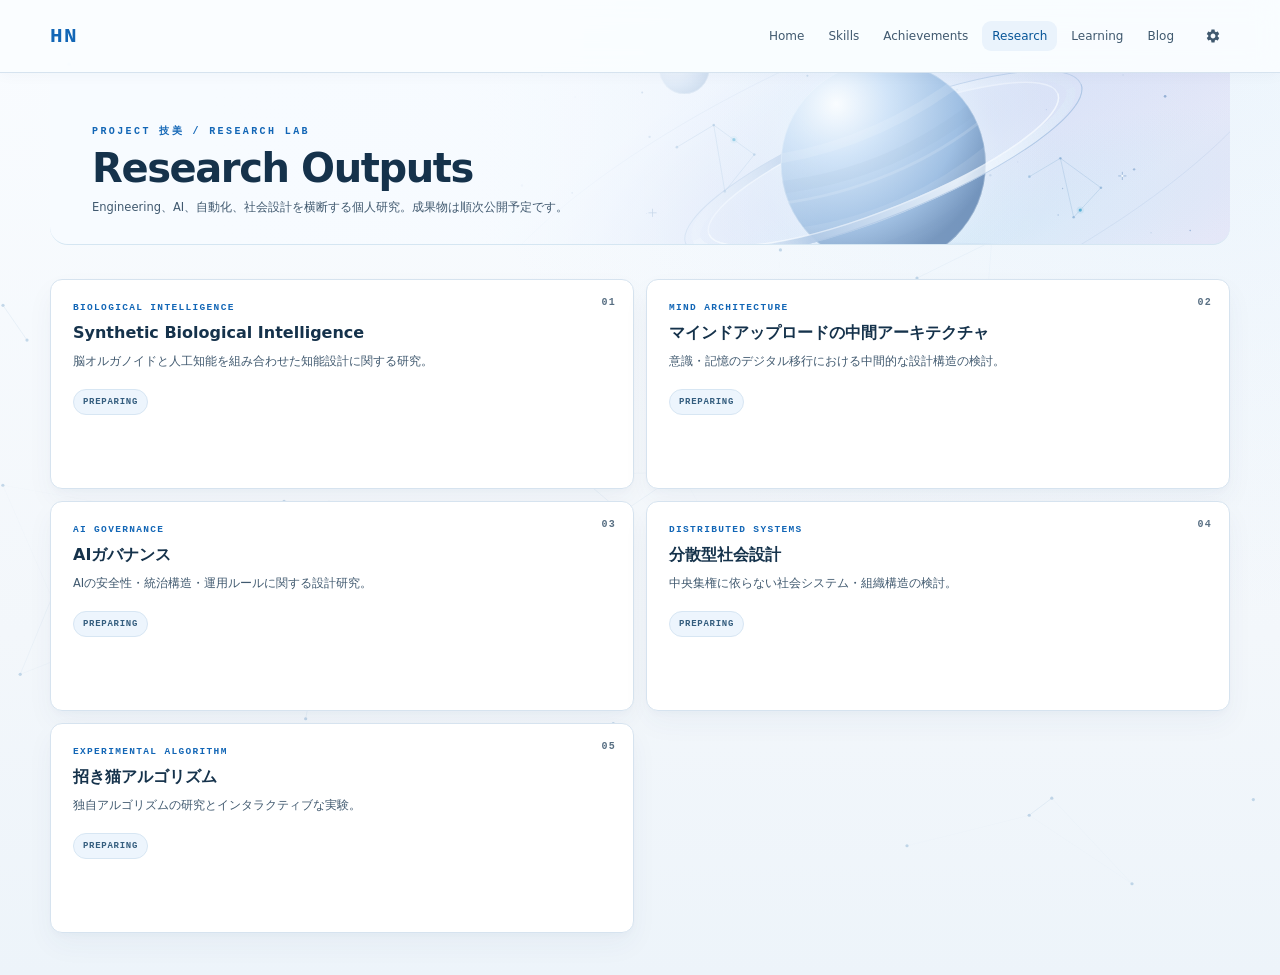
<file: research.html>
<!DOCTYPE html>
<html lang="ja" data-theme="light">
<head>
  <meta charset="UTF-8" />
  <meta name="viewport" content="width=device-width, initial-scale=1.0" />
  <title>Research | Nakamura Portfolio</title>
  <script src="theme-init.js?v=20261122"></script>
  <link rel="stylesheet" href="style.css?v=20261122-nomusic" />
  <link rel="stylesheet" href="portfolio-modern.css?v=20261125-motion" />
</head>

<body class="showcase-page">
  <canvas id="bgNet" aria-hidden="true"></canvas>

  <nav class="showcase-nav">
    <div class="showcase-nav-inner">
      <a class="showcase-brand" href="index.html">
        <span class="showcase-brand-mark">HN</span>
        <span class="showcase-brand-name">HITOSHI NAKAMURA</span>
      </a>
      <div class="nav-links" id="navLinks">
        <a href="index.html">Home</a>
        <a href="skills.html">Skills</a>
        <a href="achievements.html">Achievements</a>
        <a href="research.html">Research</a>
        <a href="learning.html">Learning</a>
        <a href="blog.html">Blog</a>
      </div>
      <div class="settings-wrap">
        <button id="settingsToggle" class="settings-toggle" type="button" aria-label="テーマ設定" aria-controls="settingsPanel" aria-expanded="false"><svg width="16" height="16" viewBox="0 0 24 24" fill="currentColor"><path d="M19.14,12.94c0.04-0.3,0.06-0.61,0.06-0.94c0-0.32-0.02-0.64-0.07-0.94l2.03-1.58c0.18-0.14,0.23-0.41,0.12-0.61l-1.92-3.32c-0.12-0.22-0.37-0.29-0.59-0.22l-2.39,0.96c-0.5-0.38-1.03-0.7-1.62-0.94L14.4,2.81c-0.04-0.24-0.24-0.41-0.48-0.41h-3.84c-0.24,0-0.43,0.17-0.47,0.41L9.25,5.35C8.66,5.59,8.12,5.92,7.63,6.29L5.24,5.33c-0.22-0.08-0.47,0-0.59,0.22L2.74,8.87C2.62,9.08,2.66,9.34,2.86,9.48l2.03,1.58C4.84,11.36,4.8,11.69,4.8,12s0.02,0.64,0.07,0.94l-2.03,1.58c-0.18,0.14-0.23,0.41-0.12,0.61l1.92,3.32c0.12,0.22,0.37,0.29,0.59,0.22l2.39-0.96c0.5,0.38,1.03,0.7,1.62,0.94l0.36,2.54c0.05,0.24,0.24,0.41,0.48,0.41h3.84c0.24,0,0.44-0.17,0.47-0.41l0.36-2.54c0.59-0.24,1.13-0.56,1.62-0.94l2.39,0.96c0.22,0.08,0.47,0,0.59-0.22l1.92-3.32c0.12-0.22,0.07-0.47-0.12-0.61L19.14,12.94z M12,15.6c-1.98,0-3.6-1.62-3.6-3.6s1.62-3.6,3.6-3.6s3.6,1.62,3.6,3.6S13.98,15.6,12,15.6z"/></svg></button>
        <div id="settingsPanel" class="settings-panel" hidden>
          <label class="settings-label">テーマ</label>
          <div class="theme-switch">
            <button type="button" class="theme-btn" data-theme="dark">ダーク</button>
            <button type="button" class="theme-btn" data-theme="light">ライト</button>
          </div>
        </div>
      </div>
      <button id="navHamburger" class="nav-hamburger" aria-label="メニュー"><svg width="20" height="20" viewBox="0 0 24 24" fill="currentColor"><path d="M3 6h18v2H3zM3 11h18v2H3zM3 16h18v2H3z"/></svg></button>
    </div>
  </nav>

  <main id="appMain">
    <div class="showcase-wrap">
      <section class="showcase-page-hero">
      <div class="showcase-page-hero-inner">
        <p class="showcase-eyebrow">PROJECT 技美 / RESEARCH LAB</p>
        <h1 class="showcase-page-title">Research Outputs</h1>
        <p class="showcase-page-lead">Engineering、AI、自動化、社会設計を横断する個人研究。成果物は順次公開予定です。</p>
      </div>
    </section>
      <section class="showcase-section showcase-last-section">
        <div class="research-grid">
          <article class="research-card"><span class="research-no">01</span><p class="showcase-card-label">BIOLOGICAL INTELLIGENCE</p><h3>Synthetic Biological Intelligence</h3><p>脳オルガノイドと人工知能を組み合わせた知能設計に関する研究。</p><span class="status-chip">PREPARING</span></article>
          <article class="research-card"><span class="research-no">02</span><p class="showcase-card-label">MIND ARCHITECTURE</p><h3>マインドアップロードの中間アーキテクチャ</h3><p>意識・記憶のデジタル移行における中間的な設計構造の検討。</p><span class="status-chip">PREPARING</span></article>
          <article class="research-card"><span class="research-no">03</span><p class="showcase-card-label">AI GOVERNANCE</p><h3>AIガバナンス</h3><p>AIの安全性・統治構造・運用ルールに関する設計研究。</p><span class="status-chip">PREPARING</span></article>
          <article class="research-card"><span class="research-no">04</span><p class="showcase-card-label">DISTRIBUTED SYSTEMS</p><h3>分散型社会設計</h3><p>中央集権に依らない社会システム・組織構造の検討。</p><span class="status-chip">PREPARING</span></article>
          <article class="research-card"><span class="research-no">05</span><p class="showcase-card-label">EXPERIMENTAL ALGORITHM</p><h3>招き猫アルゴリズム</h3><p>独自アルゴリズムの研究とインタラクティブな実験。</p><span class="status-chip">PREPARING</span></article>
        </div>
      </section>
    </div>
  </main>

  <script src="particles.js?v=20261125-motion"></script>
  <script src="settings.js?v=20261122-nomusic"></script>
  <script src="nav.js"></script>
  <script src="router.js?v=20261122"></script>
</body>
</html>
</file>
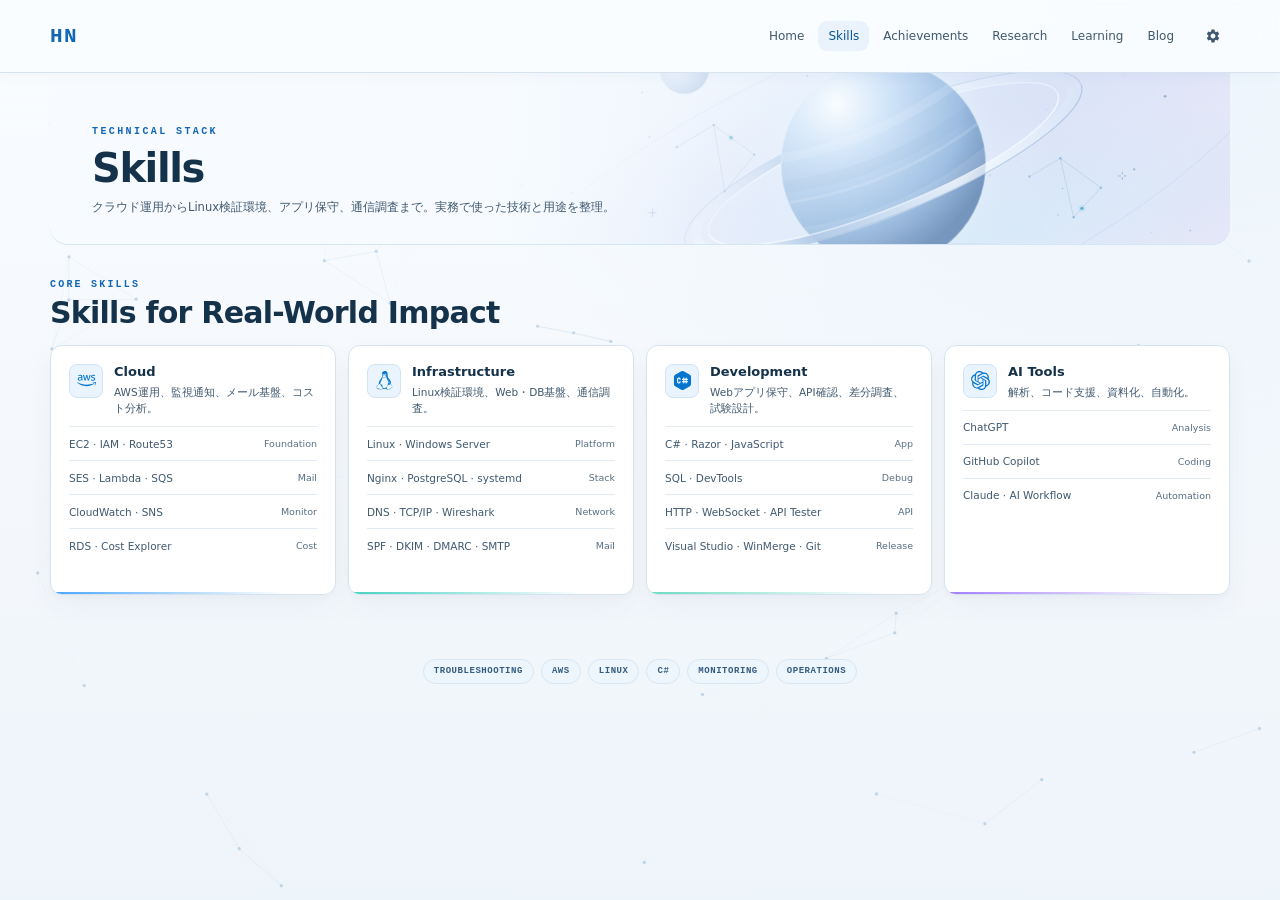
<file: skills.html>
<!DOCTYPE html>
<html lang="ja" data-theme="light">
<head>
  <meta charset="UTF-8" />
  <meta name="viewport" content="width=device-width, initial-scale=1.0" />
  <title>Skills | Nakamura Portfolio</title>
  <script src="theme-init.js?v=20261122"></script>
  <link rel="stylesheet" href="style.css?v=20261122-nomusic" />
  <link rel="stylesheet" href="portfolio-modern.css?v=20261125-motion" />
</head>
<body class="showcase-page">
  <canvas id="bgNet" aria-hidden="true"></canvas>
  <nav class="showcase-nav">
    <div class="showcase-nav-inner">
      <a class="showcase-brand" href="index.html">
        <span class="showcase-brand-mark">HN</span>
        <span class="showcase-brand-name">HITOSHI NAKAMURA</span>
      </a>
      <div class="nav-links" id="navLinks">
        <a href="index.html">Home</a>
        <a href="skills.html">Skills</a>
        <a href="achievements.html">Achievements</a>
        <a href="research.html">Research</a>
        <a href="learning.html">Learning</a>
        <a href="blog.html">Blog</a>
      </div>
      <div class="settings-wrap">
        <button id="settingsToggle" class="settings-toggle" type="button" aria-label="テーマ設定" aria-controls="settingsPanel" aria-expanded="false"><svg width="16" height="16" viewBox="0 0 24 24" fill="currentColor"><path d="M19.14,12.94c0.04-0.3,0.06-0.61,0.06-0.94c0-0.32-0.02-0.64-0.07-0.94l2.03-1.58c0.18-0.14,0.23-0.41,0.12-0.61l-1.92-3.32c-0.12-0.22-0.37-0.29-0.59-0.22l-2.39,0.96c-0.5-0.38-1.03-0.7-1.62-0.94L14.4,2.81c-0.04-0.24-0.24-0.41-0.48-0.41h-3.84c-0.24,0-0.43,0.17-0.47,0.41L9.25,5.35C8.66,5.59,8.12,5.92,7.63,6.29L5.24,5.33c-0.22-0.08-0.47,0-0.59,0.22L2.74,8.87C2.62,9.08,2.66,9.34,2.86,9.48l2.03,1.58C4.84,11.36,4.8,11.69,4.8,12s0.02,0.64,0.07,0.94l-2.03,1.58c-0.18,0.14-0.23,0.41-0.12,0.61l1.92,3.32c0.12,0.22,0.37,0.29,0.59,0.22l2.39-0.96c0.5,0.38,1.03,0.7,1.62,0.94l0.36,2.54c0.05,0.24,0.24,0.41,0.48,0.41h3.84c0.24,0,0.44-0.17,0.47-0.41l0.36-2.54c0.59-0.24,1.13-0.56,1.62-0.94l2.39,0.96c0.22,0.08,0.47,0,0.59-0.22l1.92-3.32c0.12-0.22,0.07-0.47-0.12-0.61L19.14,12.94z M12,15.6c-1.98,0-3.6-1.62-3.6-3.6s1.62-3.6,3.6-3.6s3.6,1.62,3.6,3.6S13.98,15.6,12,15.6z"/></svg></button>
        <div id="settingsPanel" class="settings-panel" hidden>
          <label class="settings-label">テーマ</label>
          <div class="theme-switch">
            <button type="button" class="theme-btn" data-theme="dark">ダーク</button>
            <button type="button" class="theme-btn" data-theme="light">ライト</button>
          </div>
        </div>
      </div>
      <button id="navHamburger" class="nav-hamburger" aria-label="メニュー"><svg width="20" height="20" viewBox="0 0 24 24" fill="currentColor"><path d="M3 6h18v2H3zM3 11h18v2H3zM3 16h18v2H3z"/></svg></button>
    </div>
  </nav>
  <main id="appMain">
    <div class="showcase-wrap">
      <section class="showcase-page-hero">
      <div class="showcase-page-hero-inner">
        <p class="showcase-eyebrow">TECHNICAL STACK</p>
        <h1 class="showcase-page-title">Skills</h1>
        <p class="showcase-page-lead">クラウド運用からLinux検証環境、アプリ保守、通信調査まで。実務で使った技術と用途を整理。</p>
      </div>
    </section>
      <section class="showcase-section">
        <div class="showcase-section-head"><div><p class="showcase-section-kicker">CORE SKILLS</p><h2 class="showcase-section-title">Skills for Real-World Impact</h2></div></div>
        <div class="core-grid">
          <article class="core-card" style="--core-accent:#49a6ff">
            <div class="core-top"><span class="core-icon"><img src="icons/amazonaws.svg" alt="" /></span><div><h3>Cloud</h3><p>AWS運用、監視通知、メール基盤、コスト分析。</p></div></div>
            <div class="core-list">
              <button class="core-detail" data-title="AWS Core" data-cat="Cloud" data-detail="EC2、IAM、Route53、CloudTrailをAWS環境の構築・設定確認・運用で使用。">EC2 · IAM · Route53 <span>Foundation</span></button>
              <button class="core-detail" data-title="Mail Pipeline" data-cat="Cloud" data-detail="SES、Lambda、SQSをメール配送のイベント解析やログ追跡に使用。送信処理、バウンス処理、運用通知の役割を分け、イベントとSMTP応答を照合しながら調査した。DNS認証の設定も含めて構成上の役割と観測点を整理し、障害の切り分けや運用設計の検討に活用。">SES · Lambda · SQS <span>Mail</span></button>
              <button class="core-detail" data-title="Monitoring &amp; Notifications" data-cat="Cloud" data-detail="CloudWatchとSNSを用いた監視・通知設定に対応。メトリクス、アラーム条件、通知経路を整理し、運用上の確認点を記録した。メール配送の調査では、監視対象のイベントと通知内容を照合。設定の役割を確認しながら、環境の状態を把握する運用に活用。">CloudWatch · SNS <span>Monitor</span></button>
              <button class="core-detail" data-title="Database &amp; Cost Analysis" data-cat="Cloud" data-detail="RDSのメトリクスとCost Explorerの利用明細を突き合わせ、負荷やCPUクレジット、コスト変動を調査。利用状況と料金に関わる項目を分けて確認し、請求差異の整理に使用。監視による状態確認と費用分析を組み合わせ、追加調査が必要な点を明確にした。">RDS · Cost Explorer <span>Cost</span></button>
            </div>
          </article>
          <article class="core-card" style="--core-accent:#42d2c2">
            <div class="core-top"><span class="core-icon"><img src="icons/linux.svg" alt="" /></span><div><h3>Infrastructure</h3><p>Linux検証環境、Web・DB基盤、通信調査。</p></div></div>
            <div class="core-list">
              <button class="core-detail" data-title="Platform" data-cat="Infrastructure" data-detail="Linux導入、Windows Server環境、オンプレ構成調査、仮想化、手順書作成を経験。Linux上の検証環境ではsystemdによるサービス管理とSELinuxの制御を含めて起動・接続を確認。設定とログを照合し、問題の切り分けや作業手順の整理に使用。">Linux · Windows Server <span>Platform</span></button>
              <button class="core-detail" data-title="Web / Application / Database" data-cat="Infrastructure" data-detail="Nginx、.NET、PostgreSQLを組み合わせたLinux検証環境の設計・構築に対応。Web、アプリ、DBの役割と接続関係を整理し、サービスの起動、通信経路、アクセス制御、DB接続を確認した。設定とログを見比べながら調査し、構成・運用手順・課題を資料化。">Nginx · PostgreSQL · systemd <span>Stack</span></button>
              <button class="core-detail" data-title="Network Investigation" data-cat="Infrastructure" data-detail="DNS、TCP/IP、Wiresharkを構成確認や通信調査で使用。HTTP / WebSocketの要求・応答と各層のログを照合し、端末、ネットワーク、サーバーのどこまで通信が届くかを確認した。接続条件と観測結果を整理し、問題の範囲を切り分ける調査に活用。">DNS · TCP/IP · Wireshark <span>Network</span></button>
              <button class="core-detail" data-title="Mail Security" data-cat="Infrastructure" data-detail="SPF、DKIM、DMARC、SMTP応答をメール配送の認証・障害解析に使用。">SPF · DKIM · DMARC · SMTP <span>Mail</span></button>
            </div>
          </article>
          <article class="core-card" style="--core-accent:#6bdbbf">
            <div class="core-top"><span class="core-icon"><img src="icons/csharp.svg" alt="" /></span><div><h3>Development</h3><p>Webアプリ保守、API確認、差分調査、試験設計。</p></div></div>
            <div class="core-list">
              <button class="core-detail" data-title="Application" data-cat="Development" data-detail="C#、ASP.NET Razor、JavaScriptを既存Webアプリの保守改修と不具合解析に使用。">C# · Razor · JavaScript <span>App</span></button>
              <button class="core-detail" data-title="Debug / Data" data-cat="Development" data-detail="SQLとBrowser DevToolsで表示条件、HTTP Response、DOM、アプリ変数の責任範囲を切り分け。">SQL · DevTools <span>Debug</span></button>
              <button class="core-detail" data-title="API / Protocol Investigation" data-cat="Development" data-detail="API Testerを用いたAPIの操作確認と、操作手順書の改訂・提出に対応。HTTP / WebSocketの要求・応答、サーバーログ、画面の状態を照合し、接続や処理のどの段階で差が生じるかを調査した。確認手順と観測結果を整理し、再確認や引き継ぎに使える資料へ反映。">HTTP · WebSocket · API Tester <span>API</span></button>
              <button class="core-detail" data-title="Release Tooling" data-cat="Development" data-detail="Visual Studio、WinMerge、Git / GitHubをビルド、発行、資材比較、個人開発に使用。">Visual Studio · WinMerge · Git <span>Release</span></button>
            </div>
          </article>
          <article class="core-card" style="--core-accent:#a379ff">
            <div class="core-top"><span class="core-icon"><img src="icons/openai.svg" alt="" /></span><div><h3>AI Tools</h3><p>解析、コード支援、資料化、自動化。</p></div></div>
            <div class="core-list">
              <button class="core-detail" data-title="ChatGPT" data-cat="AI" data-detail="障害解析、設計補助、資料作成、コードレビューで使用。実環境のログ・設定・レスポンスとの突合を前提に活用。">ChatGPT <span>Analysis</span></button>
              <button class="core-detail" data-title="GitHub Copilot" data-cat="AI" data-detail="コード確認、既存処理の読み解き、修正案検討、実装支援に活用。">GitHub Copilot <span>Coding</span></button>
              <button class="core-detail" data-title="AI Workflow" data-cat="AI" data-detail="Claudeを含む複数AIの比較や、ログ分析・ドキュメント・コード確認・安全な自動化への組み込みを研究・実践。">Claude · AI Workflow <span>Automation</span></button>
            </div>
          </article>
        </div>
      </section>
      <div class="skill-tags"><span class="skill-tag">TROUBLESHOOTING</span><span class="skill-tag">AWS</span><span class="skill-tag">LINUX</span><span class="skill-tag">C#</span><span class="skill-tag">MONITORING</span><span class="skill-tag">OPERATIONS</span></div>
    </div>
    <div class="modal-overlay" id="detailModal">
      <div class="modal-box">
        <button class="modal-close" id="detailModalClose" aria-label="閉じる">✕</button>
        <span class="modal-cat" id="detailModalCat"></span>
        <h3 id="detailModalName"></h3>
        <p id="detailModalDesc"></p>
      </div>
    </div>
    <script>
    (function(){
      const overlay=document.getElementById('detailModal');
      const name=document.getElementById('detailModalName');
      const cat=document.getElementById('detailModalCat');
      const desc=document.getElementById('detailModalDesc');
      if(!overlay)return;
      function open(el){name.textContent=el.dataset.title||'';cat.textContent=el.dataset.cat||'';desc.textContent=el.dataset.detail||'';overlay.classList.add('open');}
      function close(){overlay.classList.remove('open');}
      document.querySelectorAll('.feature-card,.core-detail,.secondary-card').forEach(el=>el.addEventListener('click',()=>open(el)));
      document.getElementById('detailModalClose').addEventListener('click',close);
      overlay.addEventListener('click',e=>{if(e.target===overlay)close();});
      document.addEventListener('keydown',e=>{if(e.key==='Escape')close();});
    })();
    </script>
  </main>
  <script src="particles.js?v=20261125-motion"></script>
  <script src="settings.js?v=20261122-nomusic"></script>
  <script src="nav.js"></script>
  <script src="router.js?v=20261122"></script>
</body>
</html>
</file>
<file: style.css>
:root{
  --bg-top: #eef2f9;
  --bg-bottom: #dde5f0;
  --text-main: #1f2530;
  --text-sub: #4b5568;
  --card-bg: rgba(255,255,255,0.72);
  --card-border: rgba(31,37,48,0.08);
  --nav-bg: rgba(255,255,255,0.85);
  --accent: #2f6fed;
  --overlay-opacity: 0.38;

  --c-cloud: #2f6fed;
  --c-infra: #16a34a;
  --c-dev: #7c3aed;
  --c-ai: #ea580c;
  --c-learn: #0891b2;
  --c-aieng: #4338ca;
  --c-research: #db2777;
}

:root[data-theme="light"]{
  --overlay-opacity: 0.15;
}

:root[data-theme="dark"]{
  --overlay-opacity: 0.6;
}

*{ box-sizing: border-box; }

body{
  position: relative;
  margin:0;
  min-height: 100vh;
  color: var(--text-main);
  font-family: system-ui, -apple-system, "Segoe UI", Roboto, "Noto Sans JP", sans-serif;
}

body::before{
  content: "";
  position: fixed;
  top: -20px;
  left: -20px;
  right: -20px;
  height: calc(100vh + 40px);
  height: calc(100svh + 40px);
  background-image: url("hero-bg.jpg");
  background-size: cover;
  background-position: center 20%;
  filter: blur(1.5px);
  transform: scale(1.02);
  z-index: -2;
}

body::after{
  content: "";
  position: fixed;
  top: 0;
  left: 0;
  right: 0;
  height: 100vh;
  height: 100svh;
  background: rgba(8,11,20,var(--overlay-opacity));
  z-index: -1;
  transition: background 0.25s ease;
}

#bgNet{
  position: fixed;
  top: 0;
  left: 0;
  right: 0;
  height: 100vh;
  height: 100svh;
  z-index: 0;
  pointer-events: none;
}

.container{
  position: relative;
  z-index: 1;
  width: min(1100px, 94vw);
  padding: 20px 18px 60px;
  margin: 0 auto;
}

/* Nav */
.site-nav{
  position: sticky;
  top: 0;
  z-index: 10;
  background: var(--nav-bg);
  backdrop-filter: blur(8px);
  border-bottom: 1px solid var(--card-border);
}

.site-nav .nav-inner{
  width: min(1100px, 94vw);
  margin: 0 auto;
  padding: 14px 18px;
  display: flex;
  flex-wrap: wrap;
  gap: 6px 18px;
  align-items: center;
}

.site-nav .brand{
  font-weight: 700;
  letter-spacing: 1px;
  margin-right: auto;
  color: var(--text-main);
  text-decoration: none;
  display: inline-flex;
  align-items: center;
  gap: 5px;
}

.brand-icon{
  width: 22px;
  height: 22px;
  object-fit: contain;
}

.nav-links{
  display: flex;
  flex-wrap: wrap;
  align-items: center;
  gap: 6px 18px;
}

.nav-hamburger{
  display: none;
  background: none;
  border: none;
  padding: 6px;
  border-radius: 8px;
  cursor: pointer;
  color: var(--text-sub);
}

.nav-hamburger:hover{
  background: rgba(47,111,237,0.08);
  color: var(--accent);
}

@media (max-width: 720px){
  .nav-hamburger{ display: inline-flex; }

  .nav-links{
    display: none;
    width: 100%;
    flex-direction: column;
    align-items: flex-start;
    gap: 2px;
    order: 10;
    margin-top: 8px;
  }

  .nav-links.open{ display: flex; }

  .nav-links a{ width: 100%; padding: 10px 10px; }
}

.site-nav a{
  color: var(--text-sub);
  text-decoration: none;
  font-size: 14px;
  padding: 6px 10px;
  border-radius: 8px;
}

.site-nav a:hover{
  background: rgba(47,111,237,0.08);
  color: var(--accent);
}

.site-nav a.active{
  color: var(--accent);
  font-weight: 600;
  background: rgba(47,111,237,0.10);
}

/* Hero */
.hero{
  position: relative;
  z-index: 1;
  min-height: 0;
  display: flex;
  align-items: center;
  color: #f4f6fb;
}

.hero .hero-inner{
  position: relative;
  z-index: 3;
  width: min(1100px, 94vw);
  margin: 0 auto;
  padding: 36px 18px 20px;
}

.hero a{ color: #8fb8ff; }

.hero-glow{
  position: absolute;
  left: 50%;
  top: 80px;
  width: 320px;
  height: 320px;
  transform: translate(-50%, -50%);
  background: radial-gradient(circle, rgba(120,200,255,0.85) 0%, rgba(70,170,255,0.4) 35%, rgba(70,170,255,0) 68%);
  border-radius: 50%;
  filter: blur(18px);
  z-index: 0;
  pointer-events: none;
  animation: pulseGlow 2.6s ease-in-out infinite;
}

@keyframes pulseGlow{
  0%,100%{ opacity:0.5; transform: translate(-50%, -50%) scale(0.9); }
  50%{ opacity:0.95; transform: translate(-50%, -50%) scale(1.08); }
}

h1{
  font-size: 60px;
  letter-spacing: 2px;
  font-weight: 700;
  margin: 24px 0 8px;
  color: inherit;
}

h1.crt-title{
  font-family: 'Courier New', monospace;
  background: radial-gradient(circle at 50% 55%,
    #ffffff 0%, #dff2ff 12%, #8fd4ff 30%, #4fa8e8 50%, #2a6fb0 70%, #1a4a80 90%);
  -webkit-background-clip: text;
  background-clip: text;
  color: transparent;
  filter: drop-shadow(0 0 6px rgba(120,200,255,0.55)) drop-shadow(0 0 18px rgba(60,150,230,0.4));
  animation: crtFlicker 3.2s infinite;
  position: relative;
  z-index: 2;
}

@keyframes crtFlicker{
  0%,100%{ opacity:1; }
  92%{ opacity:1; }
  93%{ opacity:0.6; }
  94%{ opacity:1; }
  96%{ opacity:0.85; }
  97%{ opacity:1; }
}

.terminal-line{
  font-family: 'Courier New', monospace;
  color: #7fd4ff;
  letter-spacing: 2px;
  font-size: 14px;
  margin: 4px 0 0;
  opacity: 0.9;
  position: relative;
  z-index: 2;
  display: flex;
  align-items: center;
  gap: 10px;
}

.settings-toggle{
  background: none;
  border: none;
  padding: 6px;
  margin-left: -6px;
  border-radius: 8px;
  cursor: pointer;
  display: inline-flex;
  align-items: center;
  justify-content: center;
  color: var(--text-sub);
  transition: all 0.15s ease;
}

.settings-toggle:hover{
  background: rgba(47,111,237,0.08);
  color: var(--accent);
}

.settings-wrap{
  position: relative;
  display: inline-flex;
}

.settings-panel{
  position: absolute;
  top: calc(100% + 10px);
  right: 0;
  width: 220px;
  background: #ffffff;
  border: 1px solid var(--card-border);
  border-radius: 12px;
  padding: 16px;
  box-shadow: 0 12px 32px rgba(0,0,0,0.18);
  z-index: 20;
}

.settings-panel[hidden]{
  display: none;
}

.settings-label{
  display: block;
  font-size: 12px;
  color: var(--text-sub);
  margin: 0 0 6px;
}

.settings-label:not(:first-child){
  margin-top: 14px;
}

.theme-switch{
  display: flex;
  gap: 8px;
}

.theme-btn{
  flex: 1;
  padding: 6px 0;
  font-size: 12px;
  border-radius: 8px;
  border: 1px solid var(--card-border);
  background: rgba(31,37,48,0.04);
  color: var(--text-main);
  cursor: pointer;
}

.theme-btn:hover{
  border-color: rgba(47,111,237,0.4);
}

.settings-note{
  margin: 12px 0 0;
  padding-top: 10px;
  border-top: 1px solid var(--card-border);
  font-size: 11px;
  color: var(--text-sub);
  line-height: 1.5;
}

.theme-btn.active{
  background: var(--accent);
  border-color: var(--accent);
  color: #ffffff;
}

.page-title{
  font-size: 34px;
  font-weight: 700;
  margin: 8px 0 4px;
  color: #f4f6fb;
}

.page-lead{
  color: rgba(244,246,251,0.85);
  margin: 0 0 20px;
  line-height: 1.7;
}

/* Card */
.card{
  background: var(--card-bg);
  border: 1px solid var(--card-border);
  border-radius: 14px;
  padding: 20px;
  margin: 16px 0;
  backdrop-filter: blur(6px);
  box-shadow: 0 8px 24px rgba(31,37,48,0.06);
}

.section-title{
  margin: 0 0 12px;
  font-size: 22px;
  letter-spacing: 0.3px;
  color: var(--text-main);
}

.note{
  margin: 4px 0 14px;
  color: var(--text-sub);
  line-height: 1.7;
}

/* Grid */
.skills-grid{
  display: grid;
  grid-template-columns: 1fr 1fr;
  gap: 14px;
}

@media (max-width: 720px){
  h1{ font-size: 40px; }
  .skills-grid{ grid-template-columns: 1fr; }
  .container{ padding: 18px; }
}

.skill-box{
  padding: 14px;
  border-radius: 12px;
  background: rgba(31,37,48,0.03);
  border: 1px solid var(--card-border);
}

.skill-box h3{
  margin: 0 0 10px;
  font-size: 15px;
  color: var(--text-main);
}

.skill-box ul{
  margin: 0;
  padding-left: 18px;
  line-height: 1.8;
  color: var(--text-sub);
}

a{ color: var(--accent); text-decoration:none; }
a:hover{ text-decoration: underline; }

/* Badge list */
.badge-list{
  display: flex;
  flex-wrap: wrap;
  gap: 8px;
  list-style: none;
  margin: 0;
  padding: 0;
}

.badge-list li{
  padding: 6px 12px;
  border-radius: 999px;
  font-size: 13px;
  line-height: 1.4;
  cursor: default;
  border: 1px solid transparent;
}

.badge-list.clickable li{
  cursor: pointer;
  transition: transform 0.12s ease;
}
.badge-list.clickable li:hover{
  transform: translateY(-1px);
}

.badge-icon{
  display: inline-block;
  width: 14px;
  height: 14px;
  vertical-align: -2px;
  margin-right: 6px;
  background-color: currentColor;
  -webkit-mask-image: var(--icon);
  mask-image: var(--icon);
  -webkit-mask-size: contain;
  mask-size: contain;
  -webkit-mask-repeat: no-repeat;
  mask-repeat: no-repeat;
  -webkit-mask-position: center;
  mask-position: center;
}

.modal-box .badge-icon-lg{
  display: inline-block;
  width: 48px;
  height: 48px;
  margin-bottom: 12px;
  background-color: var(--modal-color, var(--text-main));
  -webkit-mask-image: var(--icon);
  mask-image: var(--icon);
  -webkit-mask-size: contain;
  mask-size: contain;
  -webkit-mask-repeat: no-repeat;
  mask-repeat: no-repeat;
  -webkit-mask-position: center;
  mask-position: center;
}

/* category colors */
.cat-cloud li{ background: color-mix(in srgb, var(--c-cloud) 12%, white); border-color: color-mix(in srgb, var(--c-cloud) 40%, white); color: color-mix(in srgb, var(--c-cloud) 70%, black); }
.cat-infra li{ background: color-mix(in srgb, var(--c-infra) 12%, white); border-color: color-mix(in srgb, var(--c-infra) 40%, white); color: color-mix(in srgb, var(--c-infra) 70%, black); }
.cat-dev li{ background: color-mix(in srgb, var(--c-dev) 12%, white); border-color: color-mix(in srgb, var(--c-dev) 40%, white); color: color-mix(in srgb, var(--c-dev) 70%, black); }
.cat-ai li{ background: color-mix(in srgb, var(--c-ai) 12%, white); border-color: color-mix(in srgb, var(--c-ai) 40%, white); color: color-mix(in srgb, var(--c-ai) 70%, black); }
.cat-learn li{ background: color-mix(in srgb, var(--c-learn) 12%, white); border-color: color-mix(in srgb, var(--c-learn) 40%, white); color: color-mix(in srgb, var(--c-learn) 70%, black); }
.cat-aieng li{ background: color-mix(in srgb, var(--c-aieng) 12%, white); border-color: color-mix(in srgb, var(--c-aieng) 40%, white); color: color-mix(in srgb, var(--c-aieng) 70%, black); }
.cat-research li{ background: color-mix(in srgb, var(--c-research) 12%, white); border-color: color-mix(in srgb, var(--c-research) 40%, white); color: color-mix(in srgb, var(--c-research) 70%, black); }

/* Skill detail modal */
.modal-overlay{
  position: fixed;
  inset: 0;
  background: rgba(20,24,32,0.45);
  display: none;
  align-items: center;
  justify-content: center;
  z-index: 100;
  padding: 20px;
}

.modal-overlay.open{ display: flex; }

.modal-box{
  background: #ffffff;
  border-radius: 16px;
  max-width: 420px;
  width: 100%;
  padding: 26px;
  box-shadow: 0 20px 60px rgba(0,0,0,0.25);
  position: relative;
}

.modal-box h3{
  margin: 0 0 8px;
  font-size: 22px;
  color: var(--text-main);
}

.modal-box .modal-cat{
  display: inline-block;
  font-size: 12px;
  color: var(--text-sub);
  margin-bottom: 12px;
}

.modal-box p{
  color: var(--text-sub);
  line-height: 1.8;
  margin: 0;
}

.modal-close{
  position: absolute;
  top: 14px;
  right: 16px;
  border: none;
  background: none;
  font-size: 20px;
  color: var(--text-sub);
  cursor: pointer;
}


/* Achievements detail modal: keep long records readable on small screens */
#achvModalOverlay{
  overflow-y: auto;
  -webkit-overflow-scrolling: touch;
}

#achvModalOverlay .modal-box{
  max-width: 760px;
  max-height: calc(100dvh - 40px);
  overflow-y: auto;
  overscroll-behavior: contain;
  scrollbar-gutter: stable;
}

#achvModalOverlay .modal-box p{
  overflow-wrap: anywhere;
  word-break: break-word;
}

@media (max-width: 720px){
  #achvModalOverlay{
    align-items: flex-start;
    padding: 12px;
  }

  #achvModalOverlay .modal-box{
    max-height: calc(100dvh - 24px);
    padding: 22px 18px 20px;
    margin: 0 auto;
  }

  #achvModalOverlay .modal-box h3{
    padding-right: 34px;
    font-size: 20px;
  }
}

/* project 技美 card accent */
.hero-note{
  color: rgba(244,246,251,0.88);
  line-height: 1.8;
  margin: 14px 0 0;
}

canvas#starfield{ display:none; }

/* Maneki-neko clicker */
.clicker-wrap{
  display: flex;
  align-items: center;
  gap: 24px;
  flex-wrap: wrap;
}

.maneki-cat{
  background: none;
  border: none;
  padding: 0;
  cursor: pointer;
  line-height: 0;
  transition: transform 0.1s ease;
}

.maneki-cat img{
  width: 160px;
  height: 160px;
  object-fit: contain;
  border-radius: 16px;
}

.maneki-cat:hover{ transform: translateY(-2px); }
.maneki-cat:active{ transform: translateY(1px) scale(0.97); }

.maneki-cat.bounce{
  animation: catBounce 0.4s ease;
}

@keyframes catBounce{
  0%{ transform: scale(1) rotate(0deg); }
  35%{ transform: scale(1.08) rotate(-4deg); }
  70%{ transform: scale(0.98) rotate(2deg); }
  100%{ transform: scale(1) rotate(0deg); }
}

.clicker-info{
  display: flex;
  flex-direction: column;
  gap: 6px;
}

.clicker-count{
  font-size: 26px;
  font-weight: 700;
  color: var(--text-main);
}

.clicker-count span{ color: var(--accent); }

.clicker-message{
  color: var(--text-sub);
  font-size: 15px;
}

.clicker-appeal{
  margin-top: 10px;
}

.appeal-link{
  display: inline-flex;
  align-items: center;
  gap: 6px;
  background: rgba(31,37,48,0.04);
  border: 1px solid var(--card-border);
  border-radius: 999px;
  padding: 6px 14px;
  font-size: 12px;
  font-weight: 600;
  letter-spacing: 0.3px;
  color: var(--text-sub);
  cursor: pointer;
  transition: all 0.15s ease;
}

.appeal-link:hover{
  background: rgba(47,111,237,0.1);
  border-color: rgba(47,111,237,0.4);
  color: var(--accent);
  transform: translateY(-1px);
}

.appeal-choices{
  display: flex;
  flex-wrap: wrap;
  gap: 8px;
  margin-top: 8px;
}

.appeal-choices[hidden]{
  display: none;
}

.appeal-btn{
  font-size: 12px;
  padding: 6px 10px;
  border-radius: 999px;
  border: 1px solid var(--card-border);
  background: rgba(31,37,48,0.04);
  color: var(--text-main);
  cursor: pointer;
}

.appeal-btn:hover{
  background: rgba(47,111,237,0.1);
  border-color: rgba(47,111,237,0.4);
}

.admin-label{
  display: block;
  font-size: 13px;
  color: var(--text-sub);
  margin: 14px 0 4px;
}

.admin-input{
  width: 100%;
  max-width: 560px;
  padding: 10px 12px;
  border-radius: 8px;
  border: 1px solid var(--card-border);
  background: rgba(255,255,255,0.6);
  color: var(--text-main);
  font-family: inherit;
  font-size: 14px;
  resize: vertical;
}

.achv-item{
  cursor: pointer;
  text-decoration: underline dotted;
  text-underline-offset: 3px;
  color: var(--text-main);
}

.achv-item:hover{
  color: var(--accent);
}

.blog-post{
  margin: 0 0 16px;
}

.blog-date{
  font-family: 'Courier New', monospace;
  font-size: 13px;
  color: var(--text-sub);
  letter-spacing: 0.5px;
  margin-bottom: 6px;
}

.blog-media-img{
  display: block;
  width: 100%;
  max-width: 480px;
  border-radius: 12px;
  margin-top: 14px;
  border: 1px solid var(--card-border);
}

.blog-video-wrap{
  position: relative;
  width: 100%;
  max-width: 560px;
  aspect-ratio: 16 / 9;
  margin-top: 14px;
  border-radius: 12px;
  overflow: hidden;
  border: 1px solid var(--card-border);
}

.blog-video-wrap iframe{
  position: absolute;
  inset: 0;
  width: 100%;
  height: 100%;
  border: 0;
}

.blog-media-video{
  display: block;
  width: 100%;
  max-width: 560px;
  border-radius: 12px;
  margin-top: 14px;
  border: 1px solid var(--card-border);
}

.blog-media-audio{
  display: block;
  width: 100%;
  max-width: 420px;
  margin-top: 14px;
}

.appeal-result{
  margin-top: 6px;
  font-size: 12px;
  color: #db2777;
}

.coin-particle{
  position: fixed;
  z-index: 200;
  pointer-events: none;
  font-size: 16px;
  font-weight: 700;
  color: #c99a2e;
  text-shadow: 0 0 4px rgba(255,211,92,0.8);
  animation: coinFloat 0.9s ease-out forwards;
}

@keyframes coinFloat{
  0%{
    opacity: 1;
    transform: translate(-50%, -50%) translate(0, 0) scale(0.8);
  }
  100%{
    opacity: 0;
    transform: translate(-50%, -50%) translate(var(--dx), -70px) scale(1.1);
  }
}

/* Keep long URLs and unbroken strings inside blog cards on mobile. */
.blog-post,
.blog-post .note{
  min-width: 0;
  max-width: 100%;
}

.blog-post .note{
  overflow-wrap: anywhere;
  word-break: break-word;
}

/* Render text divider markers as responsive rules instead of fixed-width glyphs. */
.blog-text-divider{
  display: block;
  width: 100%;
  height: 0;
  margin: 1.1em 0 0.45em;
  border-top: 1px solid var(--card-border);
}

/* Make plain-text URLs in posts tappable and readable on mobile. */
.blog-link{
  color: var(--accent);
  text-decoration: underline;
  text-underline-offset: 0.18em;
  overflow-wrap: anywhere;
  word-break: break-word;
}

/* Blog tag tabs and collapsible article previews. */
.blog-filters{
  display: flex;
  gap: 8px;
  margin: 0 0 16px;
  padding: 2px 0 8px;
  overflow-x: auto;
  overscroll-behavior-inline: contain;
  -webkit-overflow-scrolling: touch;
  scrollbar-width: none;
}

.blog-filters::-webkit-scrollbar{
  display: none;
}

.blog-filter-btn,
.blog-read-more{
  appearance: none;
  border: 1px solid var(--card-border);
  background: var(--card-bg);
  color: var(--text-main);
  font: inherit;
  cursor: pointer;
}

.blog-filter-btn{
  flex: 0 0 auto;
  min-height: 38px;
  padding: 8px 14px;
  border-radius: 999px;
  white-space: nowrap;
}

.blog-filter-btn.is-active{
  border-color: var(--accent);
  background: var(--accent);
  color: #fff;
}

.blog-body{
  margin-bottom: 0;
  white-space: pre-line;
}

.blog-body:not(.is-expanded){
  display: -webkit-box;
  overflow: hidden;
  -webkit-box-orient: vertical;
  -webkit-line-clamp: 8;
}

.blog-read-more{
  position: sticky;
  top: 72px;
  z-index: 5;
  float: right;
  display: inline-flex;
  align-items: center;
  justify-content: center;
  width: max-content;
  min-height: 32px;
  margin: 0 0 8px 12px;
  padding: 6px 7px;
  border: 0;
  border-radius: 6px;
  background: rgba(255,255,255,0.42);
  color: var(--accent);
  font-family: 'Courier New', monospace;
  font-size: 11px;
  font-weight: 700;
  letter-spacing: 0.08em;
  line-height: 1;
  white-space: nowrap;
  backdrop-filter: blur(8px);
  -webkit-backdrop-filter: blur(8px);
}

.blog-read-more:hover{
  background: rgba(47,111,237,0.10);
}

.blog-read-more:active,
.blog-filter-btn:active{
  transform: translateY(1px);
}

.blog-post[hidden]{
  display: none;
}


.blog-toggle-icon{
  margin-left: 0.5em;
}

@media (max-width: 720px){
  .blog-read-more{
    width: 32px;
    min-width: 32px;
    min-height: 32px;
    margin-left: 8px;
    padding: 0;
    border-radius: 50%;
    letter-spacing: 0;
  }

  .blog-toggle-label{
    display: none;
  }

  .blog-toggle-icon{
    margin-left: 0;
    font-size: 12px;
  }
}
</file>
<file: portfolio-modern.css>
/* Shared portfolio design. Mobile-first; used by all six public pages. */

body.showcase-page{
  margin:0;
  min-height:100vh;
  background:#06101c;
  color:#f5f8fc;
  font-family:Inter, system-ui, -apple-system, "Segoe UI", Roboto, "Noto Sans JP", sans-serif;
}

body.showcase-page::before,
body.showcase-page::after{
  display:none !important;
}

body.showcase-page #bgNet{
  opacity:.28;
}

/* ----- header ----- */
.showcase-nav{
  position:sticky;
  top:0;
  z-index:50;
  background:rgba(4,12,23,.94);
  border-bottom:1px solid rgba(126,169,219,.13);
  backdrop-filter:blur(14px);
  -webkit-backdrop-filter:blur(14px);
}

.showcase-nav-inner{
  width:min(1180px,100%);
  min-height:66px;
  margin:0 auto;
  padding:0 18px;
  display:flex;
  align-items:center;
  gap:12px;
}

.showcase-brand{
  display:inline-flex;
  align-items:center;
  margin-right:auto;
  color:#f7fbff;
  text-decoration:none;
  font-weight:800;
  letter-spacing:.08em;
}

.showcase-brand-mark{
  color:#66b5ff;
  font:800 21px/1 "Courier New",monospace;
}

.showcase-brand-name{
  display:none;
}

.showcase-nav .nav-links{
  display:none;
  position:absolute;
  top:66px;
  left:0;
  right:0;
  padding:10px 14px 14px;
  background:rgba(4,12,23,.98);
  border-bottom:1px solid rgba(126,169,219,.13);
  flex-direction:column;
  gap:2px;
}

.showcase-nav .nav-links.open{display:flex}

.showcase-nav .nav-links a{
  display:block;
  width:100%;
  padding:11px 12px;
  border-radius:9px;
  color:#9fb1c7;
  font-size:13px;
  text-decoration:none;
}

.showcase-nav .nav-links a:hover,
.showcase-nav .nav-links a.active{
  color:#fff;
  background:rgba(80,160,244,.10);
}

.showcase-nav .settings-toggle,
.showcase-nav .nav-hamburger{
  flex:0 0 auto;
  display:inline-grid;
  place-items:center;
  width:34px;
  height:34px;
  padding:0;
  margin:0;
  border:0;
  border-radius:9px;
  color:#a8bad0;
  background:transparent;
}

.showcase-nav .settings-toggle:hover,
.showcase-nav .nav-hamburger:hover{
  color:#fff;
  background:rgba(80,160,244,.10);
}

.showcase-nav .settings-wrap{
  display:inline-flex;
  position:relative;
}

.showcase-nav .settings-panel{
  top:calc(100% + 12px);
  right:0;
}

.showcase-nav .nav-hamburger{display:inline-grid}

/* ----- page frame ----- */
.showcase-wrap{
  position:relative;
  z-index:1;
  width:min(1180px,100%);
  margin:0 auto;
}

.showcase-hero{
  position:relative;
  min-height:330px;
  overflow:hidden;
  display:flex;
  align-items:flex-end;
  padding:34px 20px 30px;
  background:
    linear-gradient(180deg,rgba(4,12,23,.28) 0%,rgba(4,12,23,.72) 52%,#07111e 100%),
    linear-gradient(90deg,rgba(5,14,27,.90) 0%,rgba(5,14,27,.58) 68%,rgba(5,14,27,.18) 100%),
    url("portfolio-cosmos-dark.svg?v=20261125-motion") center 35%/cover no-repeat;
  border-bottom:1px solid rgba(113,164,221,.13);
}

.showcase-hero-content{
  position:relative;
  z-index:2;
  width:100%;
  max-width:760px;
}

.showcase-eyebrow{
  margin:0 0 10px;
  color:#6bb7ff;
  font:700 10px/1.2 "Courier New",monospace;
  letter-spacing:.24em;
}

.showcase-title{
  margin:0;
  color:#fff;
  font-size:clamp(34px,11vw,54px);
  line-height:.94;
  letter-spacing:-.035em;
  text-shadow:0 10px 28px rgba(0,0,0,.35);
}

.showcase-role{
  margin:12px 0 0;
  color:#d7e1ed;
  font-size:15px;
  line-height:1.45;
}

.showcase-copy{
  max-width:620px;
  margin:14px 0 0;
  color:#afc0d2;
  font-size:13px;
  line-height:1.7;
}

.showcase-actions{
  display:flex;
  flex-wrap:wrap;
  gap:10px;
  margin-top:20px;
}

.showcase-btn{
  min-height:38px;
  display:inline-flex;
  align-items:center;
  justify-content:center;
  padding:0 15px;
  border-radius:8px;
  border:1px solid rgba(120,175,233,.25);
  color:#dfe9f5;
  background:rgba(8,19,34,.72);
  text-decoration:none;
  font-size:12px;
  font-weight:700;
}

.showcase-btn.primary{
  border-color:#4fa4ff;
  background:linear-gradient(180deg,#58adff,#2e85e9);
  color:#03111f;
  box-shadow:0 6px 22px rgba(40,136,237,.28);
}

.showcase-btn:hover{text-decoration:none;filter:brightness(1.06)}

/* ----- sections ----- */
.showcase-section{
  padding:30px 18px 0;
}

.showcase-section:last-of-type{
  padding-bottom:42px;
}

.showcase-section-head{
  display:flex;
  align-items:end;
  justify-content:space-between;
  gap:16px;
  margin-bottom:14px;
}

.showcase-section-head > div{min-width:0}

.showcase-section-kicker{
  margin:0 0 5px;
  color:#61aef8;
  font:700 10px/1.2 "Courier New",monospace;
  letter-spacing:.22em;
}

.showcase-section-title{
  margin:0;
  color:#f7faff;
  font-size:24px;
  line-height:1.15;
  letter-spacing:-.025em;
}

.showcase-section-link{
  flex:0 0 auto;
  color:#6db6fb;
  text-decoration:none;
  font-size:11px;
}

/* ----- achievement cards ----- */
.feature-grid{
  display:grid;
  grid-template-columns:1fr;
  gap:8px;
}

.feature-card{
  position:relative;
  width:100%;
  min-height:112px;
  display:grid;
  grid-template-columns:42px minmax(0,1fr) 30px;
  gap:11px;
  align-items:start;
  padding:15px 13px;
  border:1px solid rgba(114,165,220,.16);
  border-radius:9px;
  background:
    linear-gradient(110deg,rgba(13,30,50,.96),rgba(7,18,32,.98));
  color:#fff;
  text-align:left;
  cursor:pointer;
  overflow:hidden;
}

.feature-card::after{
  content:"";
  position:absolute;
  inset:0;
  background:linear-gradient(90deg,transparent 60%,rgba(56,136,220,.06));
  pointer-events:none;
}

.feature-card:hover,
.feature-card:focus-visible{
  outline:none;
  border-color:rgba(82,165,248,.40);
  background:linear-gradient(110deg,rgba(16,36,60,.98),rgba(8,20,36,.99));
}

.feature-icon{
  width:38px;
  height:38px;
  display:grid;
  place-items:center;
  border-radius:8px;
  border:1px solid rgba(84,166,250,.25);
  background:rgba(53,134,219,.12);
}

.feature-icon img{
  width:21px;
  height:21px;
  object-fit:contain;
  filter:brightness(0) invert(1);
  opacity:.95;
}

.feature-card-body{
  min-width:0;
  position:relative;
  z-index:1;
}

.feature-index{
  display:block;
  margin-bottom:3px;
  color:#7592b0;
  font:700 9px/1 "Courier New",monospace;
  letter-spacing:.12em;
}

.feature-card h3{
  margin:0;
  color:#f5f8fc;
  font-size:13px;
  line-height:1.24;
  letter-spacing:.015em;
}

.feature-stack{
  margin:4px 0 0;
  color:#7fa7d0;
  font-size:9.5px;
  line-height:1.45;
}

.feature-summary{
  margin:7px 0 0;
  color:#b8c7d7;
  font-size:11px;
  line-height:1.45;
}

.feature-arrow{
  align-self:center;
  width:27px;
  height:27px;
  display:grid;
  place-items:center;
  border-radius:50%;
  border:1px solid rgba(91,156,224,.20);
  color:#7dbbfb;
  font-size:15px;
}

/* ----- core skill cards ----- */
.core-grid{
  display:grid;
  grid-template-columns:1fr;
  gap:8px;
}

.core-card{
  position:relative;
  overflow:hidden;
  padding:16px 14px 14px;
  border:1px solid rgba(114,165,220,.15);
  border-radius:9px;
  background:rgba(9,22,38,.91);
}

.core-card::after{
  content:"";
  position:absolute;
  left:0;right:0;bottom:0;
  height:2px;
  background:linear-gradient(90deg,var(--core-accent,#4fa4ff),transparent 82%);
}

.core-top{
  display:flex;
  gap:11px;
  align-items:flex-start;
}

.core-icon{
  flex:0 0 auto;
  width:34px;
  height:34px;
  display:grid;
  place-items:center;
  border-radius:8px;
  border:1px solid rgba(99,170,243,.22);
  background:rgba(70,150,237,.10);
}

.core-icon img{
  width:19px;
  height:19px;
  object-fit:contain;
  filter:brightness(0) invert(1);
}

.core-card h3{
  margin:0;
  color:#f6f9fd;
  font-size:13px;
}

.core-card p{
  margin:5px 0 0;
  color:#a5b6c9;
  font-size:10.5px;
  line-height:1.55;
}

.core-list{
  display:grid;
  gap:0;
  margin-top:10px;
}

.core-detail{
  width:100%;
  min-height:34px;
  display:flex;
  align-items:center;
  justify-content:space-between;
  gap:10px;
  padding:7px 0;
  border:0;
  border-top:1px solid rgba(123,166,213,.08);
  background:transparent;
  color:#c8d5e3;
  font:inherit;
  font-size:10.5px;
  text-align:left;
  cursor:pointer;
}

.core-detail span{
  color:#6e88a5;
  font-size:9.5px;
}

.core-detail:hover,
.core-detail:focus-visible{
  outline:none;
  color:#fff;
}

/* ----- secondary work ----- */
.secondary-grid{
  display:grid;
  grid-template-columns:1fr;
  gap:8px;
}

.secondary-card{
  width:100%;
  padding:14px;
  border:1px solid rgba(113,164,221,.13);
  border-radius:9px;
  background:rgba(8,20,35,.80);
  color:#fff;
  text-align:left;
  cursor:pointer;
}

.secondary-card strong{
  display:block;
  margin-bottom:4px;
  color:#edf4fb;
  font-size:12px;
}

.secondary-card span{
  color:#859bb3;
  font-size:10px;
  line-height:1.5;
}

/* ----- tags ----- */
.skill-tags{
  display:flex;
  flex-wrap:wrap;
  gap:7px;
  padding:18px 18px 0;
}

.skill-tag{
  padding:7px 10px;
  border:1px solid rgba(112,165,222,.15);
  border-radius:999px;
  background:rgba(8,20,35,.70);
  color:#91a7c0;
  font:700 9px/1 "Courier New",monospace;
  letter-spacing:.06em;
}

/* ----- modal ----- */
body.showcase-page .modal-overlay{
  position:fixed;
  inset:0;
  z-index:100;
  display:none;
  align-items:flex-start;
  justify-content:center;
  padding:14px;
  overflow-y:auto;
  background:rgba(1,6,13,.78);
  backdrop-filter:blur(10px);
}

body.showcase-page .modal-overlay.open{display:flex}

body.showcase-page .modal-box{
  width:min(680px,100%);
  max-height:calc(100dvh - 28px);
  margin:auto;
  overflow-y:auto;
  padding:25px 20px 22px;
  border:1px solid rgba(92,159,230,.25);
  border-radius:14px;
  background:linear-gradient(145deg,#0d2138,#071321);
  box-shadow:0 30px 90px rgba(0,0,0,.55);
}

body.showcase-page .modal-box h3{
  margin:6px 36px 10px 0;
  color:#fff;
  font-size:21px;
}

body.showcase-page .modal-cat{
  color:#66b2fa;
  font:700 10px/1.4 "Courier New",monospace;
  letter-spacing:.08em;
}

body.showcase-page .modal-box p{
  margin:0;
  color:#b6c6d7;
  font-size:13px;
  line-height:1.8;
}

body.showcase-page .modal-close{
  position:absolute;
  top:13px;
  right:14px;
  border:0;
  background:transparent;
  color:#9bb0c7;
  font-size:19px;
}

/* ----- desktop ----- */
@media (min-width:721px){
  .showcase-nav-inner{
    min-height:72px;
    padding:0 24px;
  }

  .showcase-brand{gap:10px}
  .showcase-brand-name{
    display:inline;
    color:#edf4fb;
    font-size:13px;
    letter-spacing:.12em;
  }

  .showcase-nav .nav-links{
    position:static;
    display:flex !important;
    flex-direction:row;
    padding:0;
    border:0;
    background:transparent;
    gap:4px;
  }

  .showcase-nav .nav-links a{
    width:auto;
    padding:8px 10px;
    font-size:12px;
  }

  .showcase-nav .nav-hamburger{display:none}

  .showcase-hero{
    min-height:360px;
    padding:58px 42px 44px;
    border-radius:0 0 18px 18px;
  }

  .showcase-title{
    font-size:58px;
  }

  .showcase-role{
    font-size:19px;
  }

  .showcase-copy{
    font-size:14px;
  }

  .showcase-section{
    padding:34px 24px 0;
  }

  .showcase-section-title{
    font-size:30px;
  }

  .feature-grid{
    grid-template-columns:repeat(4,minmax(0,1fr));
    gap:12px;
  }

  .feature-card{
    min-height:260px;
    display:block;
    padding:18px;
    border-radius:10px;
  }

  .feature-icon{
    width:40px;
    height:40px;
    margin-bottom:30px;
  }

  .feature-index{
    position:absolute;
    top:19px;
    right:18px;
  }

  .feature-card h3{
    font-size:15px;
    min-height:38px;
  }

  .feature-stack{
    font-size:10px;
  }

  .feature-summary{
    font-size:12px;
    line-height:1.55;
  }

  .feature-arrow{
    position:absolute;
    left:18px;
    bottom:17px;
  }

  .core-grid{
    grid-template-columns:repeat(4,minmax(0,1fr));
    gap:12px;
  }

  .core-card{
    min-height:250px;
    padding:18px;
  }

  .secondary-grid{
    grid-template-columns:repeat(3,minmax(0,1fr));
    gap:10px;
  }

  .skill-tags{
    justify-content:center;
    padding-top:22px;
  }
}

@media (min-width:1050px){
  .showcase-nav-inner{padding:0}
  .showcase-section{padding-left:0;padding-right:0}
}


/* =========================================================
   Site-wide showcase system
   Home / Research / Learning / Blog / compact inner headers
   ========================================================= */

.showcase-page-hero{
  position:relative;
  min-height:190px;
  display:flex;
  align-items:flex-end;
  overflow:hidden;
  padding:42px 20px 28px;
  background:
    linear-gradient(180deg,rgba(4,12,23,.34),rgba(4,12,23,.90)),
    linear-gradient(90deg,rgba(5,14,27,.92),rgba(5,14,27,.50)),
    url("portfolio-cosmos-dark.svg?v=20261125-motion") center 38%/cover no-repeat;
  border-bottom:1px solid rgba(113,164,221,.13);
}

.showcase-page-hero-inner{
  position:relative;
  z-index:1;
  max-width:780px;
}

.showcase-page-title{
  margin:0;
  color:#fff;
  font-size:clamp(32px,10vw,46px);
  line-height:1;
  letter-spacing:-.035em;
}

.showcase-page-lead{
  max-width:690px;
  margin:12px 0 0;
  color:#b1c1d3;
  font-size:13px;
  line-height:1.75;
}

.showcase-last-section{
  padding-bottom:50px;
}

.home-showcase-hero{
  min-height:430px;
}

.home-contact-row{
  display:flex;
  flex-wrap:wrap;
  gap:8px 16px;
  margin-top:18px;
}

.home-contact-row a{
  color:#8ca7c5;
  font:700 10px/1.4 "Courier New",monospace;
  text-decoration:none;
  overflow-wrap:anywhere;
}

.home-contact-row a:hover{
  color:#75baff;
}

.home-focus-grid{
  display:grid;
  grid-template-columns:1fr;
  gap:9px;
}

.home-focus-card{
  position:relative;
  display:block;
  min-height:145px;
  padding:18px 16px;
  border:1px solid rgba(113,164,221,.15);
  border-radius:10px;
  background:linear-gradient(145deg,rgba(12,28,48,.94),rgba(7,18,32,.96));
  color:#fff;
  text-decoration:none;
  overflow:hidden;
}

.home-focus-card::after{
  content:"";
  position:absolute;
  width:140px;
  height:140px;
  top:-75px;
  right:-65px;
  border-radius:50%;
  background:radial-gradient(circle,rgba(74,157,242,.18),transparent 68%);
}

.home-focus-card:hover{
  text-decoration:none;
  border-color:rgba(84,166,250,.38);
}

.home-focus-index{
  display:block;
  margin-bottom:20px;
  color:#6789ad;
  font:700 10px/1 "Courier New",monospace;
  letter-spacing:.16em;
}

.home-focus-card h3{
  margin:0 0 7px;
  color:#f6f9fd;
  font-size:16px;
}

.home-focus-card p{
  margin:0;
  color:#9fb1c6;
  font-size:11.5px;
  line-height:1.65;
}

.showcase-wide-card,
.showcase-link-card,
.showcase-clicker-card{
  border:1px solid rgba(113,164,221,.15);
  border-radius:10px;
  background:linear-gradient(145deg,rgba(11,27,46,.93),rgba(7,18,32,.97));
}

.showcase-wide-card,
.showcase-link-card{
  display:flex;
  flex-direction:column;
  align-items:flex-start;
  gap:20px;
  padding:20px 18px;
}

.showcase-wide-copy{
  min-width:0;
}

.showcase-card-label{
  margin:0 0 7px;
  color:#65aff7;
  font:700 9.5px/1.35 "Courier New",monospace;
  letter-spacing:.14em;
}

.showcase-wide-card h3,
.showcase-link-card h3{
  margin:0 0 9px;
  color:#f6f9fd;
  font-size:19px;
  line-height:1.25;
}

.showcase-wide-card p:not(.showcase-card-label),
.showcase-link-card p:not(.showcase-card-label){
  margin:0;
  color:#9eb0c4;
  font-size:12px;
  line-height:1.75;
}

.showcase-clicker-card{
  display:flex;
  flex-direction:column;
  align-items:center;
  gap:18px;
  padding:22px 18px;
}

.showcase-clicker-card .maneki-cat img{
  width:125px;
  height:125px;
}

.showcase-clicker-card .clicker-info{
  width:100%;
  align-items:flex-start;
}

.showcase-clicker-card .clicker-count{
  color:#eaf2fb;
  font-size:24px;
}

.showcase-clicker-card .clicker-message{
  color:#91a6bd;
  font-size:12px;
}

.showcase-clicker-card .appeal-link,
.showcase-clicker-card .appeal-btn{
  border-color:rgba(113,164,221,.18);
  background:rgba(255,255,255,.03);
  color:#9bb0c7;
}

.showcase-link-card{
  flex-direction:column;
}

/* Research */
.research-grid{
  display:grid;
  grid-template-columns:1fr;
  gap:9px;
}

.research-card{
  position:relative;
  min-height:190px;
  padding:20px 17px;
  border:1px solid rgba(113,164,221,.15);
  border-radius:10px;
  background:linear-gradient(145deg,rgba(11,27,47,.94),rgba(7,18,32,.97));
  overflow:hidden;
}

.research-card::after{
  content:attr(data-decoration);
  position:absolute;
  right:-14px;
  bottom:-26px;
  color:rgba(255,255,255,.025);
  font:800 94px/1 "Courier New",monospace;
}

.research-no{
  position:absolute;
  top:18px;
  right:17px;
  color:#6788aa;
  font:700 10px/1 "Courier New",monospace;
  letter-spacing:.12em;
}

.research-card h3{
  max-width:88%;
  margin:0 0 9px;
  color:#f5f8fc;
  font-size:16px;
  line-height:1.35;
}

.research-card p:not(.showcase-card-label){
  margin:0 0 17px;
  color:#9eb0c4;
  font-size:11.5px;
  line-height:1.7;
}

.status-chip{
  display:inline-flex;
  align-items:center;
  min-height:26px;
  padding:5px 9px;
  border:1px solid rgba(83,165,248,.18);
  border-radius:999px;
  background:rgba(71,149,233,.07);
  color:#6eaceb;
  font:700 9px/1 "Courier New",monospace;
  letter-spacing:.08em;
}

/* Learning */
.learning-grid{
  display:grid;
  grid-template-columns:1fr;
  gap:10px;
}

.learning-card{
  position:relative;
  overflow:hidden;
  padding:20px 17px 17px;
  border:1px solid rgba(113,164,221,.15);
  border-radius:10px;
  background:linear-gradient(145deg,rgba(11,27,47,.94),rgba(7,18,32,.97));
}

.learning-card::after{
  content:"";
  position:absolute;
  left:0;
  right:0;
  bottom:0;
  height:2px;
  background:linear-gradient(90deg,var(--learning-accent,#4fa4ff),transparent 80%);
}

.learning-card h3{
  margin:0 0 8px;
  color:#f4f8fc;
  font-size:18px;
}

.learning-card > p:not(.showcase-card-label){
  margin:0;
  color:#98abc1;
  font-size:11.5px;
  line-height:1.65;
}

.learning-tags{
  display:flex;
  flex-wrap:wrap;
  gap:6px;
  margin-top:16px;
}

.learning-tags span{
  padding:7px 9px;
  border:1px solid rgba(112,165,222,.13);
  border-radius:7px;
  background:rgba(255,255,255,.025);
  color:#a2b5c9;
  font-size:10px;
}

/* Blog */
.showcase-page .showcase-blog-list{
  display:grid;
  gap:12px;
}

.showcase-page .blog-post.card{
  position:relative;
  margin:0;
  padding:20px 17px 18px;
  border:1px solid rgba(113,164,221,.15);
  border-radius:10px;
  background:linear-gradient(145deg,rgba(11,27,47,.94),rgba(7,18,32,.97));
  box-shadow:none;
  backdrop-filter:none;
}

.showcase-page .blog-post .section-title{
  margin:4px 0 10px;
  padding-right:34px;
  color:#f6f9fd;
  font-size:19px;
  line-height:1.35;
}

.showcase-page .blog-date{
  color:#669dd3;
  font-size:10px;
  letter-spacing:.1em;
}

.showcase-page .blog-post .note,
.showcase-page .blog-body{
  color:#a6b7c9;
  font-size:12px;
  line-height:1.8;
}

.showcase-page .blog-post .badge-list{
  display:flex;
  flex-wrap:wrap;
  gap:6px;
  padding:0;
  list-style:none;
}

.showcase-page .blog-post .badge-list li{
  padding:5px 8px;
  border:1px solid rgba(89,160,231,.15);
  border-radius:999px;
  background:rgba(69,145,223,.07);
  color:#7bacde;
  font-size:9.5px;
}

.showcase-page .blog-filters{
  gap:7px;
  margin:0 0 14px;
  padding:0 0 4px;
}

.showcase-page .blog-filter-btn{
  min-height:34px;
  padding:7px 11px;
  border-color:rgba(113,164,221,.15);
  background:rgba(8,20,35,.82);
  color:#91a7c0;
  font-size:10px;
}

.showcase-page .blog-filter-btn.is-active{
  border-color:#4b9ff2;
  background:#2f84dd;
  color:#06101c;
}

.showcase-page .blog-read-more{
  top:74px;
  background:rgba(7,18,32,.88);
  color:#66b1fa;
}

.showcase-page .blog-media-img,
.showcase-page .blog-media-video,
.showcase-page .blog-video-wrap{
  border-color:rgba(113,164,221,.14);
  border-radius:8px;
}

.showcase-page .blog-text-divider{
  border-top-color:rgba(113,164,221,.14);
}

.showcase-page .blog-link{
  color:#68b3fb;
}

@media (min-width:721px){
  .showcase-page-hero{
    min-height:220px;
    padding:54px 42px 34px;
    border-radius:0 0 18px 18px;
  }

  .showcase-page-title{
    font-size:48px;
  }

  .showcase-page-lead{
    font-size:14px;
  }

  .home-showcase-hero{
    min-height:440px;
  }

  .home-focus-grid{
    grid-template-columns:repeat(3,minmax(0,1fr));
    gap:12px;
  }

  .showcase-wide-card,
  .showcase-link-card{
    flex-direction:row;
    align-items:center;
    justify-content:space-between;
    padding:24px;
  }

  .showcase-wide-copy{
    max-width:820px;
  }

  .showcase-clicker-card{
    flex-direction:row;
    align-items:center;
    padding:24px 28px;
  }

  .showcase-clicker-card .clicker-info{
    width:auto;
  }

  .research-grid{
    grid-template-columns:repeat(2,minmax(0,1fr));
    gap:12px;
  }

  .research-card{
    min-height:210px;
    padding:22px;
  }

  .learning-grid{
    grid-template-columns:repeat(3,minmax(0,1fr));
    gap:12px;
  }

  .learning-card{
    min-height:310px;
    padding:22px;
  }

  .showcase-page .showcase-blog-list{
    gap:14px;
  }

  .showcase-page .blog-post.card{
    padding:24px 26px;
  }

  .showcase-page .blog-post .section-title{
    font-size:22px;
  }
}


/* =========================================================
   Reference mockup alignment — 2026-09-28
   Home = hero / featured achievements / core skills
   ========================================================= */

.showcase-brand-name{display:none !important;}

.home-showcase-hero{
  min-height:338px;
  align-items:center;
  padding:28px 18px 24px;
  background:
    linear-gradient(90deg,rgba(3,10,20,.78) 0%,rgba(3,10,20,.56) 42%,rgba(3,10,20,.16) 78%,rgba(3,10,20,.05) 100%),
    linear-gradient(180deg,rgba(3,10,20,.08) 0%,rgba(3,10,20,.18) 52%,rgba(3,10,20,.58) 100%),
    url("portfolio-cosmos-dark.svg?v=20261125-motion") 66% 44%/cover no-repeat;
}

.home-showcase-hero .showcase-hero-content{
  max-width:620px;
}

.home-showcase-hero .showcase-title{
  max-width:620px;
  font-size:clamp(43px,12vw,54px);
  line-height:.92;
  letter-spacing:-.045em;
}

.home-showcase-hero .showcase-role{
  margin-top:12px;
  max-width:530px;
  font-size:13px;
  line-height:1.38;
}

.home-showcase-hero .showcase-copy{
  max-width:430px;
  margin-top:11px;
  color:#c1cfde;
  font-size:11.5px;
  line-height:1.62;
}

.home-showcase-hero .showcase-actions{
  margin-top:16px;
}

.home-showcase-hero .showcase-btn{
  min-height:36px;
  padding:0 13px;
  font-size:11px;
}

.hero-motto{
  display:none;
}

.home-core-grid{
  display:grid;
  grid-template-columns:1fr;
  gap:8px;
}

.home-core-card{
  position:relative;
  display:flex;
  align-items:flex-start;
  gap:12px;
  min-width:0;
  padding:15px 14px 14px;
  overflow:hidden;
  border:1px solid rgba(110,165,222,.17);
  border-radius:9px;
  background:linear-gradient(145deg,rgba(11,27,47,.94),rgba(7,18,32,.98));
  color:#fff;
  text-decoration:none;
}

.home-core-card::after{
  content:"";
  position:absolute;
  left:0;right:0;bottom:0;
  height:2px;
  background:linear-gradient(90deg,var(--core-accent,#4fa4ff),transparent 82%);
}

.home-core-card:hover{
  text-decoration:none;
  border-color:rgba(84,166,250,.36);
}

.home-core-card .core-icon{
  width:35px;
  height:35px;
}

.home-core-card h3{
  margin:0 0 5px;
  color:#f7faff;
  font-size:13px;
  line-height:1.2;
}

.home-core-card p{
  margin:0;
  color:#a8b9ca;
  font-size:10px;
  line-height:1.55;
}

.home-skill-tags{
  justify-content:flex-start;
  padding:16px 0 0;
}

.showcase-about-strip{
  display:flex;
  flex-direction:column;
  gap:18px;
  padding:19px 17px;
  border-top:1px solid rgba(110,165,222,.12);
  border-bottom:1px solid rgba(110,165,222,.12);
}

.showcase-about-strip h2{
  margin:0 0 8px;
  color:#f7faff;
  font-size:18px;
  line-height:1.25;
}

.showcase-about-strip p:not(.showcase-card-label){
  max-width:760px;
  margin:0;
  color:#9eb0c4;
  font-size:11.5px;
  line-height:1.7;
}

.about-links{
  display:flex;
  flex-wrap:wrap;
  gap:8px 14px;
}

.about-links a{
  color:#72b9ff;
  font:700 10px/1.4 "Courier New",monospace;
  text-decoration:none;
}

.lab-fold details{
  border:1px solid rgba(113,164,221,.13);
  border-radius:9px;
  background:rgba(8,20,35,.64);
  overflow:hidden;
}

.lab-fold summary{
  min-height:48px;
  display:flex;
  align-items:center;
  gap:10px;
  padding:0 14px;
  color:#dce7f3;
  cursor:pointer;
  list-style:none;
  font-size:11px;
}

.lab-fold summary::-webkit-details-marker{display:none}

.lab-fold summary span{
  color:#68b2f9;
  font:700 9px/1 "Courier New",monospace;
  letter-spacing:.12em;
}

.lab-fold summary b{
  margin-left:auto;
  color:#6f8da9;
  font-size:16px;
  font-weight:400;
}

.lab-fold details[open] summary b{transform:rotate(45deg)}

.lab-fold .showcase-clicker-card{
  border:0;
  border-top:1px solid rgba(113,164,221,.11);
  border-radius:0;
  background:transparent;
}

/* richer, less-flat case-study cards */
.feature-card{
  background:
    radial-gradient(circle at 88% 16%,rgba(76,163,247,.13),transparent 34%),
    linear-gradient(110deg,rgba(13,30,50,.96),rgba(7,18,32,.98));
}

.feature-card:nth-child(2){
  background:
    radial-gradient(circle at 82% 28%,rgba(63,133,240,.16),transparent 34%),
    linear-gradient(110deg,rgba(13,30,50,.96),rgba(7,18,32,.98));
}
.feature-card:nth-child(3){
  background:
    radial-gradient(circle at 78% 20%,rgba(73,210,188,.11),transparent 32%),
    linear-gradient(110deg,rgba(13,30,50,.96),rgba(7,18,32,.98));
}
.feature-card:nth-child(4){
  background:
    radial-gradient(circle at 82% 18%,rgba(139,124,255,.12),transparent 34%),
    linear-gradient(110deg,rgba(13,30,50,.96),rgba(7,18,32,.98));
}

/* inner pages: shorter header, still using the same background */
.showcase-page-hero{
  min-height:154px;
  padding:32px 18px 23px;
  background:
    linear-gradient(90deg,rgba(3,10,20,.78),rgba(3,10,20,.34) 64%,rgba(3,10,20,.12)),
    linear-gradient(180deg,rgba(3,10,20,.08),rgba(3,10,20,.60)),
    url("portfolio-cosmos-dark.svg?v=20261125-motion") 65% 42%/cover no-repeat;
}

.showcase-page-title{
  font-size:clamp(30px,9vw,40px);
}

.showcase-page-lead{
  margin-top:9px;
  max-width:600px;
  font-size:11.5px;
}

@media (min-width:721px){
  .home-showcase-hero{
    min-height:318px;
    padding:38px 42px 34px;
    background:
      linear-gradient(90deg,rgba(3,10,20,.84) 0%,rgba(3,10,20,.58) 38%,rgba(3,10,20,.12) 68%,rgba(3,10,20,.03) 100%),
      linear-gradient(180deg,rgba(3,10,20,.04) 0%,rgba(3,10,20,.10) 56%,rgba(3,10,20,.52) 100%),
      url("portfolio-cosmos-dark.svg?v=20261125-motion") center 43%/cover no-repeat;
  }

  .home-showcase-hero .showcase-title{
    max-width:none;
    font-size:50px;
    line-height:.98;
    white-space:nowrap;
  }

  .home-showcase-hero .showcase-role{
    font-size:16px;
  }

  .home-showcase-hero .showcase-copy{
    max-width:590px;
    font-size:12px;
  }

  .hero-motto{
    position:absolute;
    z-index:2;
    right:38px;
    top:35px;
    bottom:30px;
    display:flex;
    flex-direction:column;
    align-items:flex-end;
    justify-content:space-between;
    pointer-events:none;
  }

  .hero-motto span{
    color:rgba(235,244,252,.72);
    font-family:"Noto Sans JP",sans-serif;
    font-size:12px;
    line-height:1.85;
    writing-mode:vertical-rl;
    letter-spacing:.08em;
  }

  .hero-motto small{
    color:#6faee9;
    font:700 8px/1.4 "Courier New",monospace;
    letter-spacing:.18em;
    text-align:right;
  }

  .home-core-grid{
    grid-template-columns:repeat(4,minmax(0,1fr));
    gap:12px;
  }

  .home-core-card{
    min-height:116px;
    padding:17px 15px;
  }

  .home-core-card h3{font-size:14px}
  .home-core-card p{font-size:10.5px}

  .showcase-about-strip{
    flex-direction:row;
    align-items:center;
    justify-content:space-between;
    gap:28px;
    padding:22px 20px;
  }

  .about-links{
    flex:0 0 auto;
    justify-content:flex-end;
  }

  .showcase-page-hero{
    min-height:172px;
    padding:38px 42px 27px;
  }
}

@media (min-width:1050px){
  .home-showcase-hero{
    border-radius:0 0 18px 18px;
  }
}

/* =========================================================
   Daylight theme — shared surfaces, typography and controls
   Scoped to light so the existing night palette is preserved.
   ========================================================= */

:root[data-theme="light"]{
  color-scheme:light;
  --day-ink:#15324b;
  --day-text:#40596f;
  --day-muted:#586f83;
  --day-blue:#1266b6;
  --day-blue-strong:#075598;
  --day-tint:#eaf3fc;
  --day-border:#d6e3ef;
  --day-line:#e2ebf3;
  --day-panel:#fff;
  --day-shadow:0 3px 6px rgba(35,75,111,.025),0 12px 28px rgba(35,75,111,.045);
  --text-main:var(--day-ink);
  --text-sub:var(--day-text);
  --accent:var(--day-blue);
  --card-bg:var(--day-panel);
  --card-border:var(--day-border);
  --nav-bg:rgba(250,253,255,.9);
}

:root[data-theme="light"] body.showcase-page{
  color:var(--day-ink);
  background:
    radial-gradient(ellipse at 92% 6%,rgba(183,216,244,.18),transparent 43%),
    linear-gradient(180deg,#f9fcff 0%,#f3f7fb 65%,#edf4fa 100%);
}

:root[data-theme="light"] .showcase-page #bgNet{
  opacity:.32;
}

:root[data-theme="light"] .showcase-page ::selection{
  color:#0a365d;
  background:#cde6ff;
}

/* A clear, floating navigation surface. */
:root[data-theme="light"] .showcase-page .showcase-nav{
  background:var(--nav-bg);
  border-bottom-color:var(--day-border);
  box-shadow:0 2px 14px rgba(30,69,105,.035);
}

:root[data-theme="light"] .showcase-page :is(.showcase-brand,.showcase-brand-name){
  color:var(--day-ink);
}

:root[data-theme="light"] .showcase-page .showcase-brand-mark{
  color:var(--day-blue);
}

:root[data-theme="light"] .showcase-page .showcase-nav .nav-links{
  background:rgba(250,253,255,.98);
  border-bottom-color:var(--day-border);
  box-shadow:0 12px 18px rgba(35,75,111,.06);
}

:root[data-theme="light"] .showcase-page .showcase-nav .nav-links a{
  color:var(--day-text);
}

:root[data-theme="light"] .showcase-page .showcase-nav .nav-links a:hover,
:root[data-theme="light"] .showcase-page .showcase-nav .nav-links a.active{
  color:var(--day-blue-strong);
  background:var(--day-tint);
}

:root[data-theme="light"] .showcase-page .showcase-nav :is(.settings-toggle,.nav-hamburger){
  color:var(--day-text);
}

:root[data-theme="light"] .showcase-page .showcase-nav :is(.settings-toggle,.nav-hamburger):hover{
  color:var(--day-blue-strong);
  background:var(--day-tint);
}

/* The illustration stays visible; the left fade protects the copy. */
:root[data-theme="light"] .showcase-page :is(.showcase-hero,.showcase-page-hero){
  border-bottom-color:#d5e6f2;
  background:
    linear-gradient(90deg,rgba(247,251,255,.75) 0%,rgba(247,251,255,.36) 50%,rgba(247,251,255,.03) 100%),
    url("portfolio-cosmos-light.svg?v=20261125-motion") 62% 47%/cover no-repeat;
}

:root[data-theme="light"] .showcase-page .home-showcase-hero{
  background:
    linear-gradient(90deg,rgba(247,251,255,.54) 0%,rgba(247,251,255,.18) 64%,rgba(247,251,255,.03) 100%),
    url("portfolio-cosmos-light.svg?v=20261125-motion") 64% 47%/cover no-repeat;
}

:root[data-theme="light"] .showcase-page :is(.showcase-title,.showcase-page-title,.showcase-section-title){
  color:var(--day-ink);
  text-shadow:none;
}

:root[data-theme="light"] .showcase-page .showcase-role{
  color:#2d4d68;
}

:root[data-theme="light"] .showcase-page :is(.showcase-copy,.showcase-page-lead){
  color:var(--day-text);
}

:root[data-theme="light"] .showcase-page :is(.showcase-eyebrow,.showcase-section-kicker,.showcase-card-label){
  color:var(--day-blue);
}

:root[data-theme="light"] .showcase-page .hero-motto span{
  color:#3d607a;
}

:root[data-theme="light"] .showcase-page .hero-motto small{
  color:var(--day-blue-strong);
}

:root[data-theme="light"] .showcase-page :is(.showcase-section-link,.about-links a,.home-contact-row a){
  color:var(--day-blue);
}

:root[data-theme="light"] .showcase-page :is(.showcase-section-link,.about-links a,.home-contact-row a):hover{
  color:var(--day-blue-strong);
  text-decoration:underline;
  text-underline-offset:4px;
}

:root[data-theme="light"] .showcase-page .showcase-btn{
  color:var(--day-blue-strong);
  background:rgba(255,255,255,.88);
  border-color:#b9cfe2;
  box-shadow:0 2px 5px rgba(35,75,111,.04);
}

:root[data-theme="light"] .showcase-page .showcase-btn.primary{
  color:#fff;
  border-color:#176dbb;
  background:linear-gradient(180deg,#1b73c3,#1265b5);
  box-shadow:0 5px 15px rgba(22,105,182,.18);
}

:root[data-theme="light"] .showcase-page .showcase-btn:hover{
  filter:none;
  border-color:var(--day-blue);
  box-shadow:0 5px 18px rgba(22,105,182,.13);
}

:root[data-theme="light"] .showcase-page .showcase-btn.primary:hover{
  background:linear-gradient(180deg,#1b72c0,#0b59a3);
}

/* One surface system for every page. */
:root[data-theme="light"] .showcase-page :is(.feature-card,.core-card,.secondary-card,.home-core-card,.home-focus-card,.showcase-wide-card,.showcase-link-card,.showcase-clicker-card,.research-card,.learning-card,.blog-post.card){
  color:var(--day-ink);
  border-color:var(--day-border);
  border-radius:12px;
  background:var(--day-panel);
  box-shadow:var(--day-shadow);
}

:root[data-theme="light"] .showcase-page .feature-card{
  background:linear-gradient(140deg,#fff 50%,#f3f8fe 100%);
}

:root[data-theme="light"] .showcase-page .feature-card::after{
  background:radial-gradient(ellipse at 100% 0%,rgba(88,162,229,.065),transparent 60%);
}

:root[data-theme="light"] .showcase-page :is(.feature-card,.home-core-card,.secondary-card,.home-focus-card){
  transition:border-color .18s ease,box-shadow .18s ease,background-color .18s ease;
}

:root[data-theme="light"] .showcase-page :is(.feature-card,.home-core-card,.secondary-card,.home-focus-card):hover{
  color:var(--day-ink);
  border-color:#91b9df;
  background:linear-gradient(140deg,#fff,#eff7ff);
  box-shadow:0 5px 10px rgba(35,75,111,.04),0 15px 30px rgba(35,75,111,.075);
}

:root[data-theme="light"] .showcase-page :is(.feature-card h3,.core-card h3,.home-core-card h3,.secondary-card strong,.home-focus-card h3,.showcase-wide-card h3,.showcase-link-card h3,.research-card h3,.learning-card h3,.blog-post .section-title,.showcase-about-strip h2){
  color:var(--day-ink);
}

:root[data-theme="light"] .showcase-page :is(.feature-summary,.core-card p,.home-core-card p,.home-focus-card p,.showcase-wide-card p:not(.showcase-card-label),.showcase-link-card p:not(.showcase-card-label),.research-card p:not(.showcase-card-label),.learning-card > p:not(.showcase-card-label),.showcase-about-strip p:not(.showcase-card-label),.blog-post .note,.blog-body){
  color:var(--day-text);
}

:root[data-theme="light"] .showcase-page :is(.feature-stack,.feature-index,.secondary-card span,.home-focus-index,.research-no){
  color:var(--day-muted);
}

:root[data-theme="light"] .showcase-page :is(.feature-icon,.core-icon){
  border-color:#d1e4f5;
  background:#eaf4ff;
}

:root[data-theme="light"] .showcase-page :is(.feature-icon img,.core-icon img){
  filter:brightness(0) saturate(100%) invert(30%) sepia(85%) saturate(1674%) hue-rotate(188deg) brightness(91%) contrast(96%);
  opacity:1;
}

:root[data-theme="light"] .showcase-page .feature-arrow{
  color:var(--day-blue);
  background:#f0f7fe;
  border-color:#d5e6f5;
}

:root[data-theme="light"] .showcase-page .core-detail{
  color:var(--day-text);
  border-top-color:var(--day-line);
}

:root[data-theme="light"] .showcase-page .core-detail span{
  color:var(--day-muted);
}

:root[data-theme="light"] .showcase-page .core-detail:hover{
  color:var(--day-blue-strong);
  background:#f3f8fe;
}

:root[data-theme="light"] .showcase-page .core-detail:hover span{
  color:var(--day-blue-strong);
}

:root[data-theme="light"] .showcase-page :is(.skill-tag,.learning-tags span,.status-chip,.blog-post .badge-list li){
  color:#345d7e;
  background:#edf5fd;
  border-color:#d7e6f3;
}

:root[data-theme="light"] .showcase-page .research-card::after{
  color:rgba(38,106,169,.05);
}

:root[data-theme="light"] .showcase-page .home-focus-card::after{
  background:radial-gradient(circle,rgba(70,149,221,.12),transparent 68%);
}

:root[data-theme="light"] .showcase-page .showcase-about-strip{
  border-color:var(--day-border);
  background:rgba(255,255,255,.38);
}

/* Blog remains readable in collapsed and expanded states. */
:root[data-theme="light"] .showcase-page .blog-date{
  color:var(--day-blue);
}

:root[data-theme="light"] .showcase-page .blog-filter-btn{
  color:var(--day-text);
  background:rgba(255,255,255,.9);
  border-color:var(--day-border);
}

:root[data-theme="light"] .showcase-page .blog-filter-btn:hover{
  color:var(--day-blue-strong);
  border-color:#9bbfdf;
}

:root[data-theme="light"] .showcase-page .blog-filter-btn.is-active{
  color:#fff;
  background:var(--day-blue);
  border-color:var(--day-blue);
}

:root[data-theme="light"] .showcase-page .blog-read-more{
  color:var(--day-blue-strong);
  background:rgba(231,242,253,.96);
}

:root[data-theme="light"] .showcase-page .blog-read-more:hover{
  background:#dbeeff;
}

:root[data-theme="light"] .showcase-page .blog-link{
  color:var(--day-blue);
}

:root[data-theme="light"] .showcase-page :is(.blog-media-img,.blog-media-video,.blog-video-wrap,.blog-text-divider){
  border-color:var(--day-border);
}

/* Overlays and controls use the same light palette as the page. */
:root[data-theme="light"] body.showcase-page .modal-overlay{
  background:rgba(31,59,83,.3);
  backdrop-filter:blur(8px);
  -webkit-backdrop-filter:blur(8px);
}

:root[data-theme="light"] body.showcase-page .modal-box{
  color:var(--day-ink);
  border-color:#c8ddeb;
  background:linear-gradient(145deg,#fff,#f6faff);
  box-shadow:0 24px 80px rgba(32,63,91,.2);
}

:root[data-theme="light"] body.showcase-page .modal-box h3{
  color:var(--day-ink);
}

:root[data-theme="light"] body.showcase-page .modal-box p{
  color:var(--day-text);
}

:root[data-theme="light"] body.showcase-page .modal-cat{
  color:var(--day-blue);
}

:root[data-theme="light"] body.showcase-page .modal-close{
  color:var(--day-muted);
}

:root[data-theme="light"] body.showcase-page .modal-close:hover{
  color:var(--day-blue-strong);
}

:root[data-theme="light"] .showcase-page .settings-panel{
  color:var(--day-ink);
  border-color:var(--day-border);
  background:rgba(255,255,255,.98);
  box-shadow:0 16px 44px rgba(35,75,111,.16);
}

:root[data-theme="light"] .showcase-page :is(.settings-label,.settings-note){
  color:var(--day-text);
}

:root[data-theme="light"] .showcase-page .settings-note{
  border-color:var(--day-line);
}

:root[data-theme="light"] .showcase-page :is(.theme-btn,.admin-input){
  color:var(--day-ink);
  background:#f7faff;
  border-color:var(--day-border);
}

:root[data-theme="light"] .showcase-page .theme-btn.active{
  color:#fff;
  background:var(--day-blue);
  border-color:var(--day-blue);
}

/* The folded experiment belongs to the same page, including its open state. */
:root[data-theme="light"] .showcase-page .lab-fold details{
  border-color:var(--day-border);
  background:rgba(255,255,255,.76);
}

:root[data-theme="light"] .showcase-page .lab-fold summary{
  color:var(--day-text);
}

:root[data-theme="light"] .showcase-page .lab-fold summary :is(span,b){
  color:var(--day-blue);
}

:root[data-theme="light"] .showcase-page .lab-fold .showcase-clicker-card{
  border-top-color:var(--day-line);
  border-radius:0;
  background:transparent;
  box-shadow:none;
}

:root[data-theme="light"] .showcase-page .showcase-clicker-card .clicker-count{
  color:var(--day-ink);
}

:root[data-theme="light"] .showcase-page :is(.showcase-clicker-card .clicker-message,.appeal-result){
  color:var(--day-text);
}

:root[data-theme="light"] .showcase-page .showcase-clicker-card :is(.appeal-link,.appeal-btn){
  color:var(--day-blue-strong);
  background:#edf5fd;
  border-color:#d1e3f2;
}

:root[data-theme="light"] .showcase-page .showcase-clicker-card :is(.appeal-link,.appeal-btn):hover{
  color:var(--day-blue-strong);
  background:#e0efff;
  border-color:#a9c9e5;
}

:root[data-theme="light"] .showcase-page :is(a,button,summary,input,select):focus-visible{
  outline:2px solid var(--day-blue);
  outline-offset:3px;
}

@media (min-width:721px){
  :root[data-theme="light"] .showcase-page .showcase-nav .nav-links{
    background:transparent;
    box-shadow:none;
  }

  :root[data-theme="light"] .showcase-page .home-showcase-hero{
    background:
      linear-gradient(90deg,rgba(247,251,255,.12),rgba(247,251,255,0) 68%),
      url("portfolio-cosmos-light.svg?v=20261125-motion") center 46%/cover no-repeat;
  }

  :root[data-theme="light"] .showcase-page .feature-card{
    min-height:266px;
    padding-bottom:58px;
  }

  :root[data-theme="light"] .showcase-page .feature-icon{
    margin-bottom:25px;
  }

  :root[data-theme="light"] .showcase-page .feature-card-body{
    position:static;
  }

  :root[data-theme="light"] .showcase-page .feature-index{
    top:22px;
    right:20px;
  }

  :root[data-theme="light"] .showcase-page .feature-arrow{
    left:auto;
    right:18px;
    bottom:17px;
  }
}

/* Keep copy legible when the planet crops behind mobile hero text. */
@media (max-width:720px){
  :root[data-theme="dark"] .showcase-page :is(.home-showcase-hero,.showcase-page-hero){
    background:
      linear-gradient(90deg,rgba(3,10,20,.9),rgba(3,10,20,.76) 60%,rgba(3,10,20,.65)),
      url("portfolio-cosmos-dark.svg?v=20261125-motion") 64% 47%/cover no-repeat;
  }

  :root[data-theme="light"] .showcase-page :is(.home-showcase-hero,.showcase-page-hero){
    background:
      linear-gradient(90deg,rgba(247,251,255,.91),rgba(247,251,255,.79) 58%,rgba(247,251,255,.67)),
      url("portfolio-cosmos-light.svg?v=20261125-motion") 64% 47%/cover no-repeat;
  }
}

@media (prefers-reduced-motion:reduce){
  :root[data-theme="light"] .showcase-page :is(.feature-card,.home-core-card,.secondary-card,.home-focus-card){
    transition:none;
  }
}
</file>
